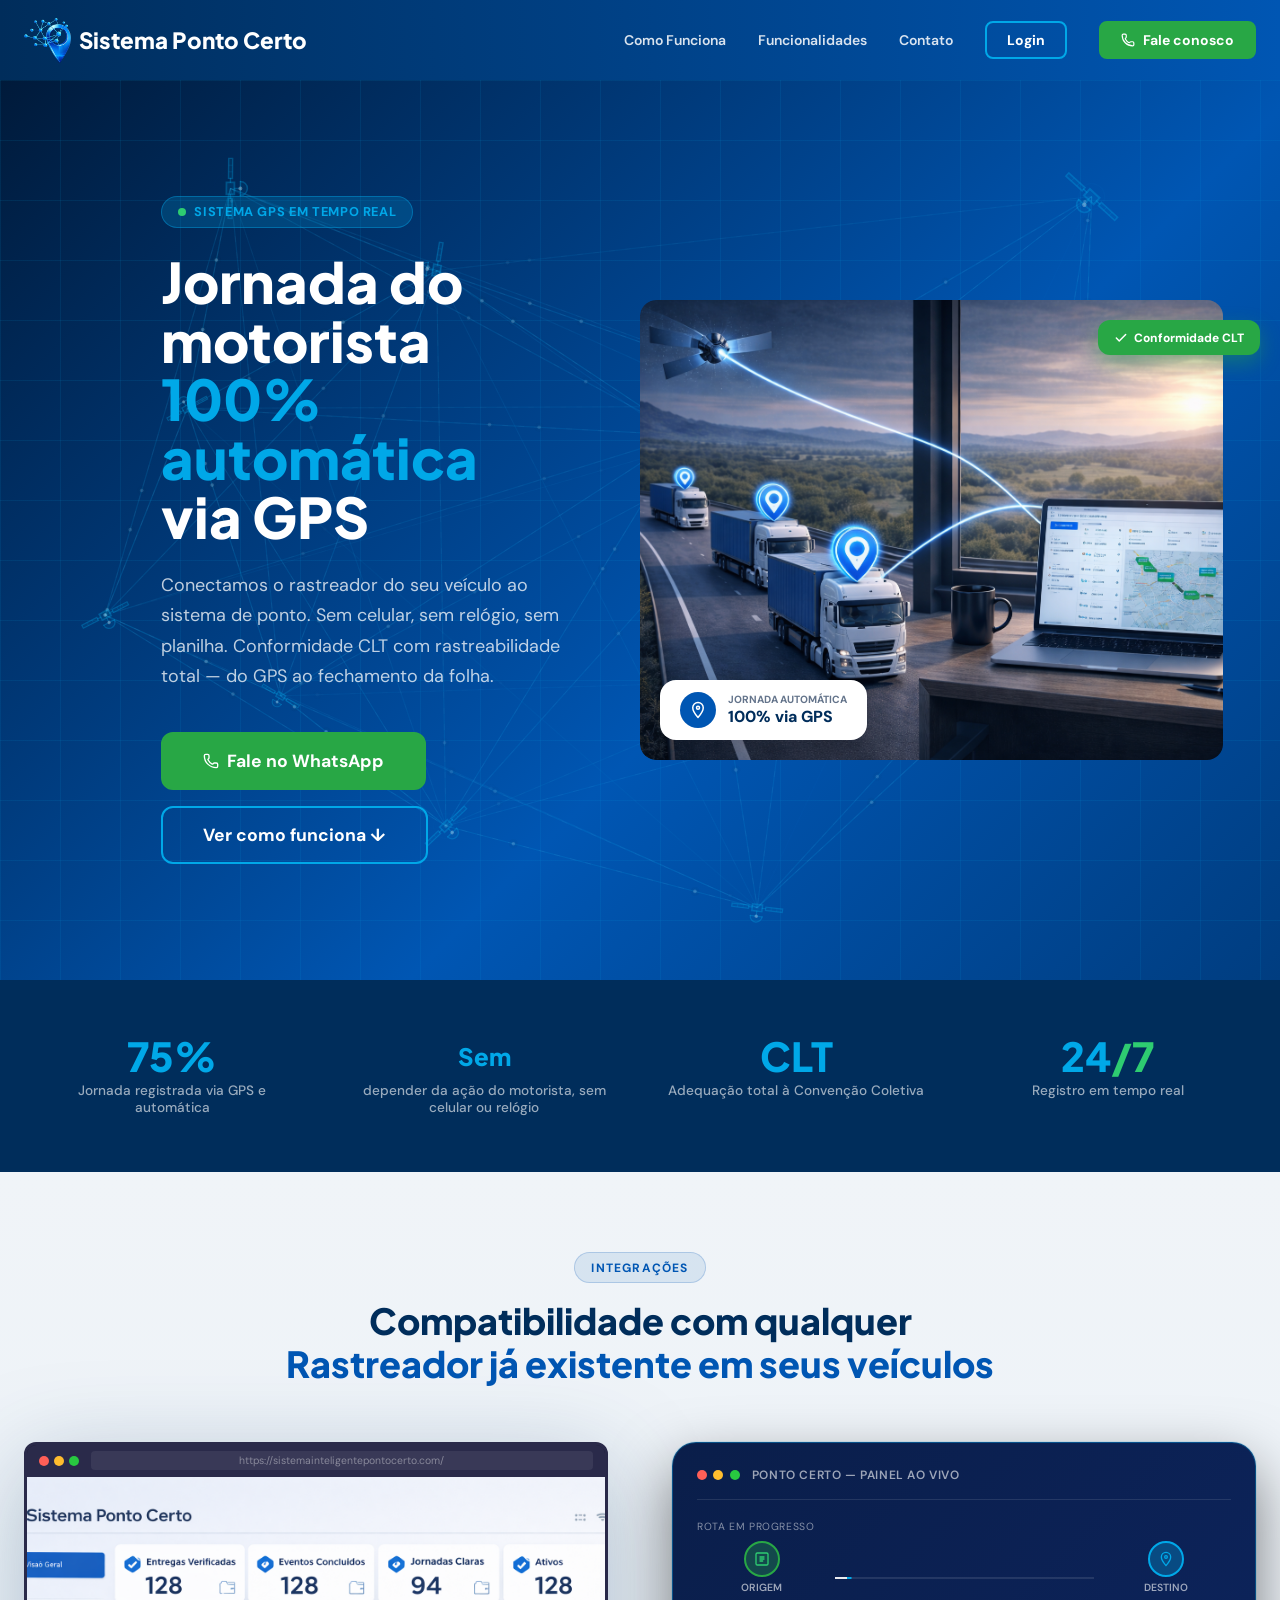
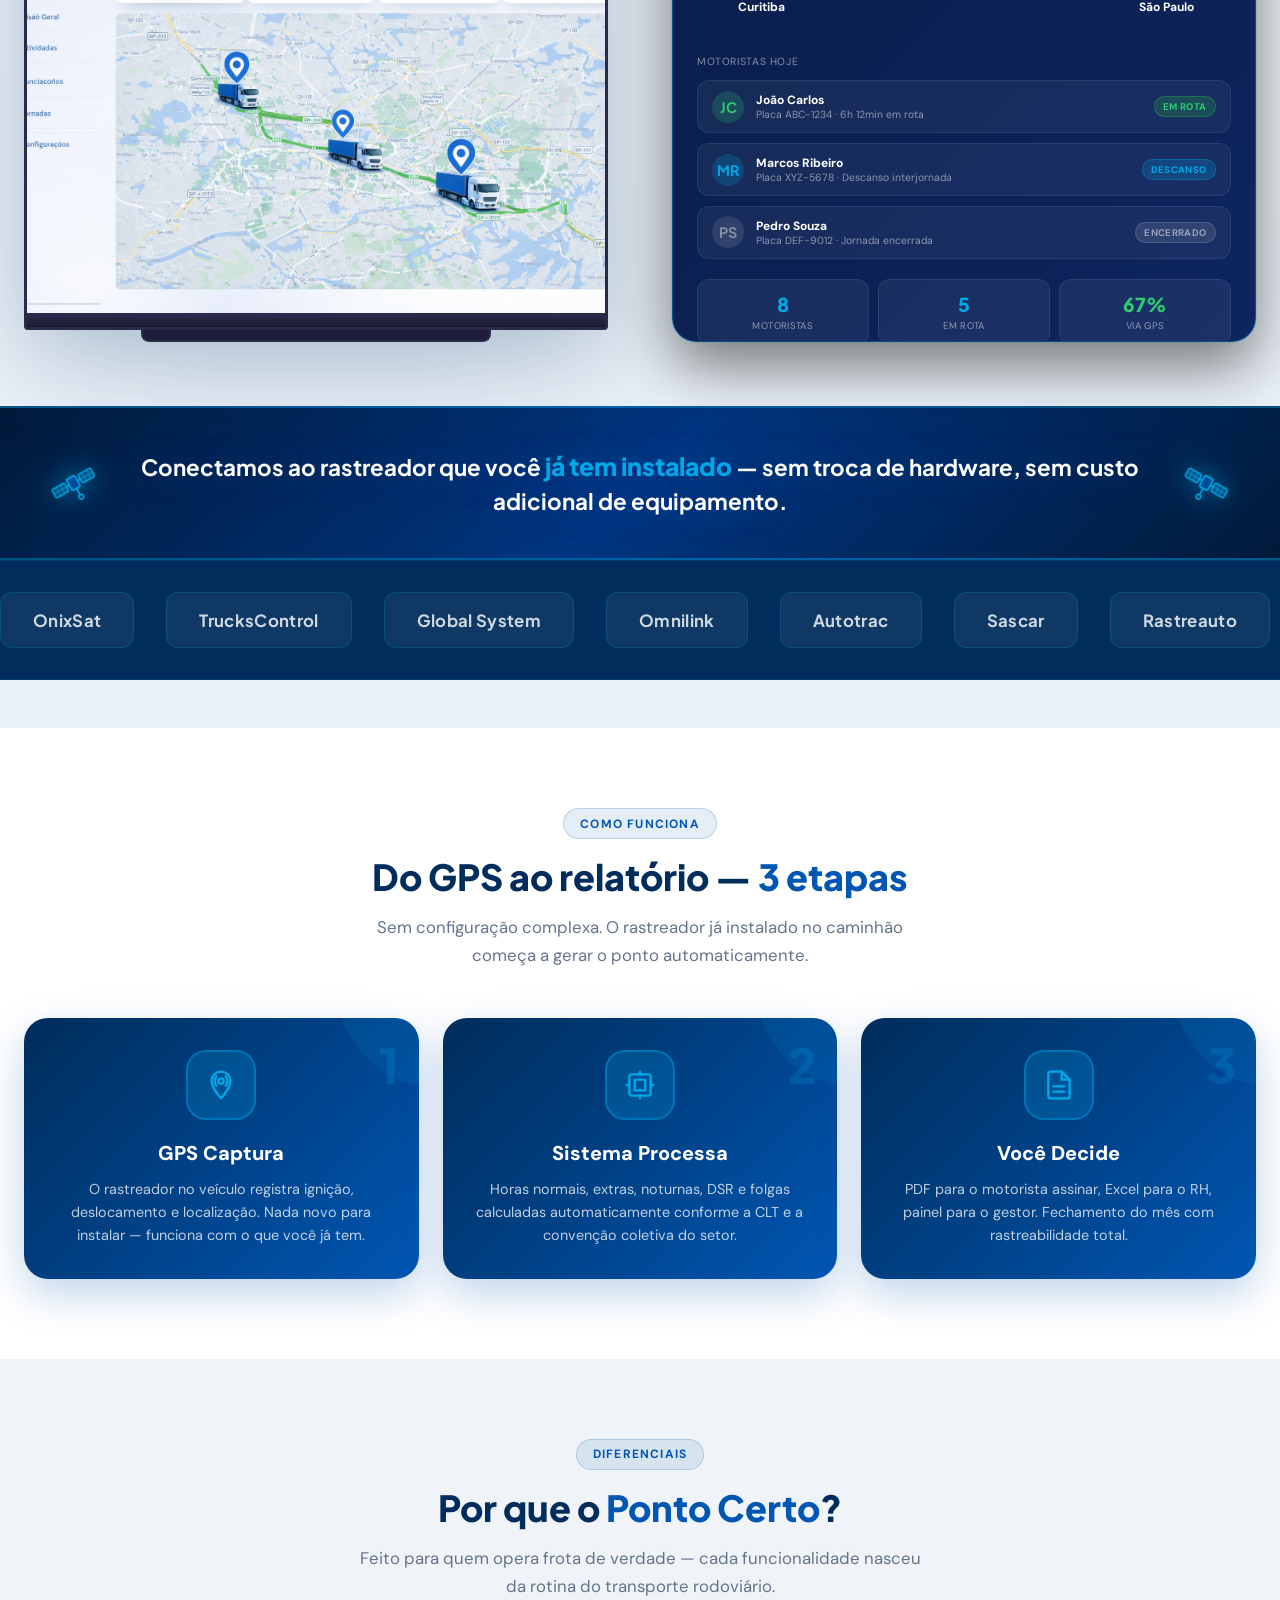
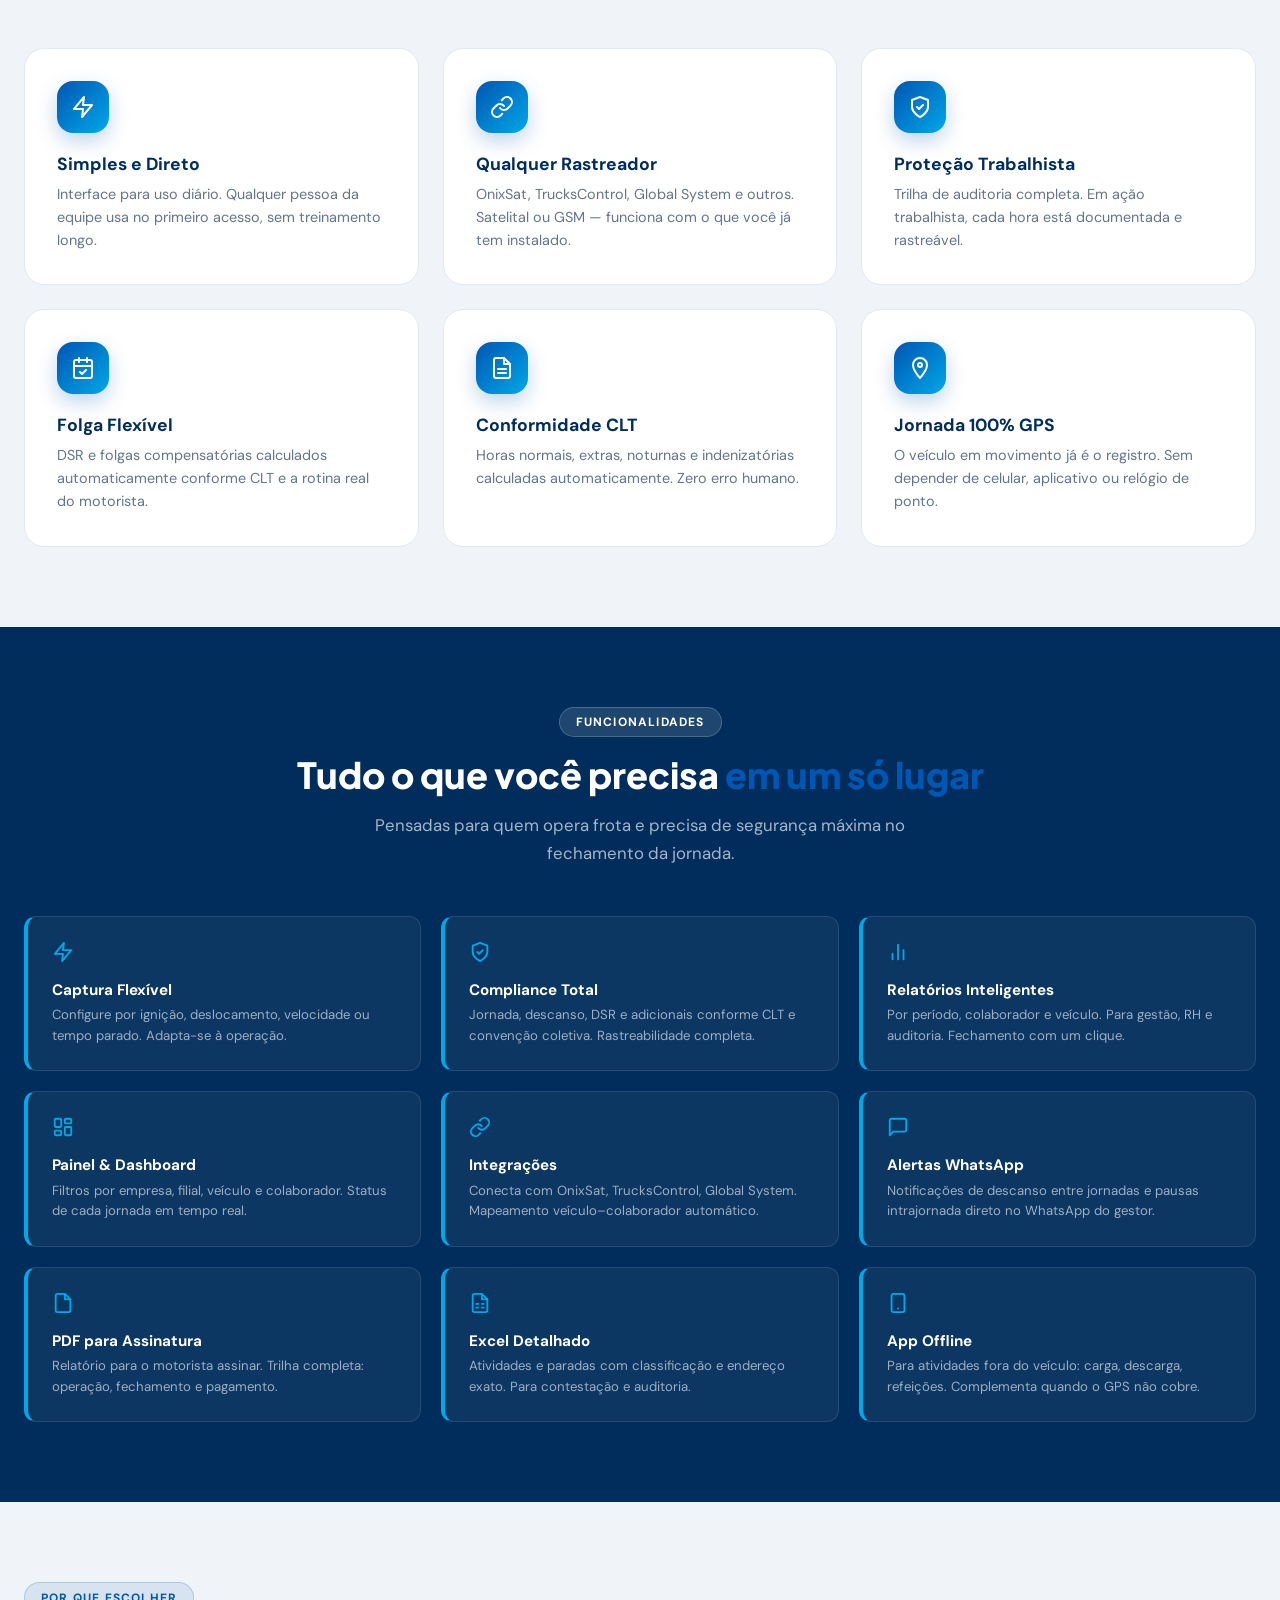
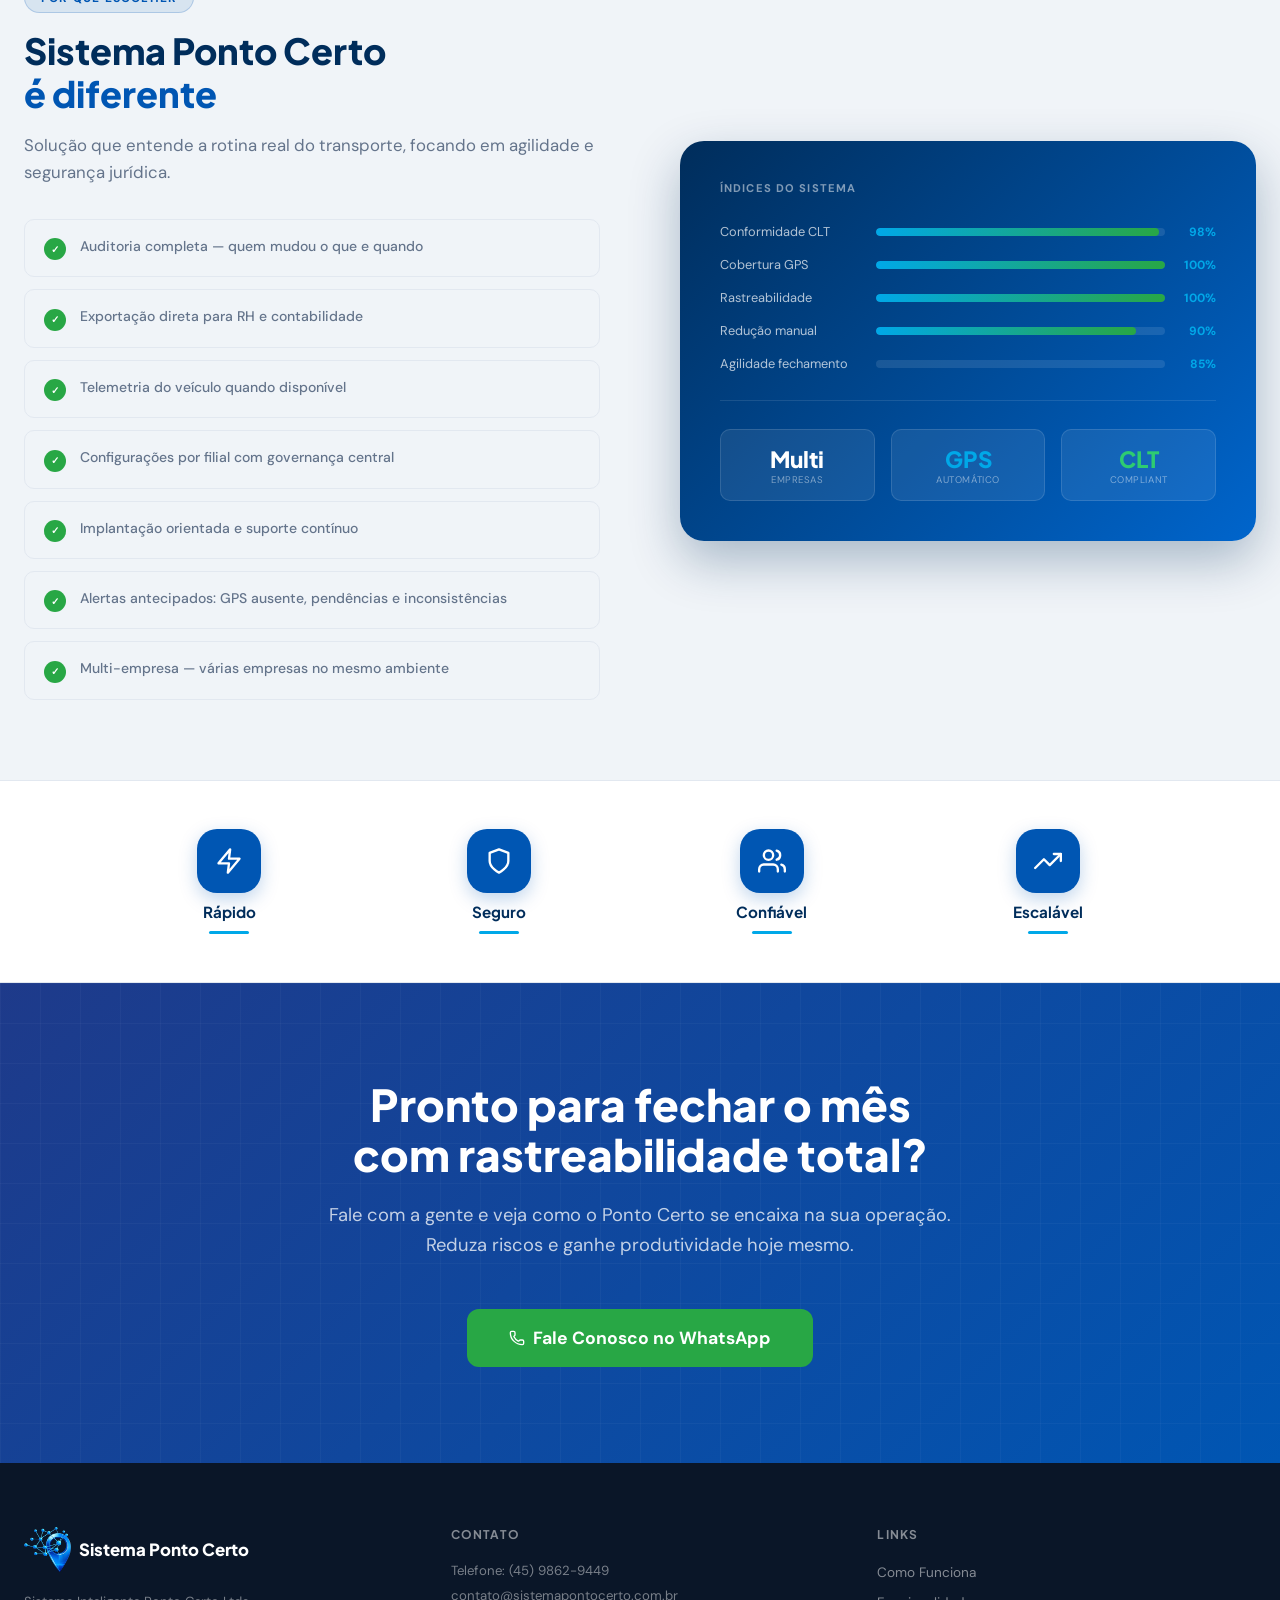
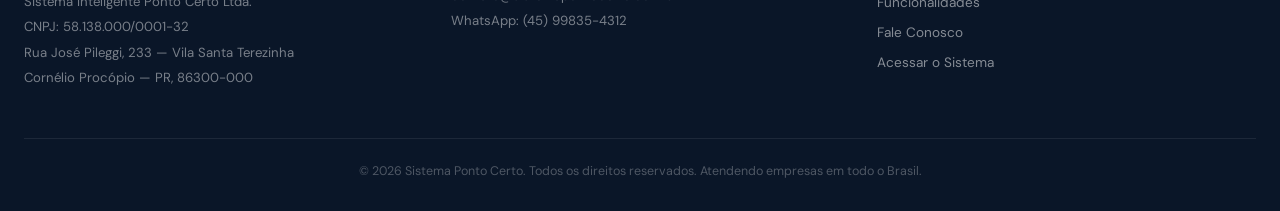
<file: index.html>
<!DOCTYPE html>
<html lang="pt-br">
<head>
  <meta charset="UTF-8">
  <meta name="viewport" content="width=device-width, initial-scale=1.0">
  <link rel="icon" type="image/png" href="favicon.png">
  <title>Ponto Certo - Gestão de Jornada e Frota via GPS</title>
  <link href="https://fonts.googleapis.com/css2?family=Plus+Jakarta+Sans:wght@400;600;700;800;900&family=DM+Sans:wght@400;500;600&display=swap" rel="stylesheet">
  <style>
    :root {
      --blue-dark: #002D5B;
      --blue-mid:  #0056B3;
      --blue-light:#00A8E8;
      --green:     #28a745;
      --green-bright:#2ecc71;
      --white:     #ffffff;
      --bg:        #f0f4f8;
      --slate-700: #334155;
      --slate-500: #64748b;
      --slate-200: #e2e8f0;
    }
    *{margin:0;padding:0;box-sizing:border-box}
    html{scroll-behavior:smooth}
    body{font-family:'DM Sans',sans-serif;color:#1a2340;background:var(--bg);-webkit-font-smoothing:antialiased;overflow-x:hidden}
    h1,h2,h3,h4{font-family:'Plus Jakarta Sans',sans-serif}
    a{text-decoration:none;color:inherit}
    ul{list-style:none}
    img{max-width:100%;display:block}
    .container{max-width:90rem;margin:0 auto;padding:0 1.5rem}

    /* ── NAVBAR ── */
    .navbar{background:linear-gradient(to right,var(--blue-dark),var(--blue-mid));position:sticky;top:0;z-index:100;height:5rem;display:flex;align-items:center;transition:box-shadow .3s}
    .navbar.scrolled{box-shadow:0 4px 30px rgba(0,0,0,.3)}
    .nav-content{display:flex;justify-content:space-between;align-items:center;width:100%}
    .nav-logo{display:flex;align-items:center;gap:.5rem}
    .logo-text{font-family:'Plus Jakarta Sans',sans-serif;font-size:1.4rem;font-weight:800;color:#fff}
    .nav-links{display:flex;align-items:center;gap:2rem}
    .nav-link{font-size:.875rem;font-weight:600;color:rgba(255,255,255,.85);transition:color .2s;position:relative}
    .nav-link::after{content:'';position:absolute;bottom:-4px;left:0;width:0;height:2px;background:var(--blue-light);transition:width .3s;border-radius:2px}
    .nav-link:hover::after{width:100%}
    .nav-link:hover{color:#fff}
    .btn{display:inline-flex;align-items:center;justify-content:center;gap:.5rem;padding:.6rem 1.4rem;border-radius:.5rem;font-weight:700;font-family:'DM Sans',sans-serif;transition:all .25s;cursor:pointer;border:none}
    .btn-outline{background:transparent;color:#fff;border:2px solid var(--blue-light)}
    .btn-outline:hover{background:var(--blue-light)}
    .btn-primary{background:var(--green);color:#fff;border:2px solid var(--green)}
    .btn-primary:hover{background:#218838;border-color:#218838;transform:translateY(-1px);box-shadow:0 4px 15px rgba(40,167,69,.4)}
    .btn-lg{padding:1rem 2.5rem;font-size:1.1rem;border-radius:.75rem}
    .btn-pulse{animation:btnPulse 2.5s infinite}
    @keyframes btnPulse{0%,100%{box-shadow:0 0 0 0 rgba(40,167,69,.5)}50%{box-shadow:0 0 0 14px rgba(40,167,69,0)}}

    /* ── HERO ── */
    .hero{position:relative;overflow:hidden;background:linear-gradient(135deg,#001a3a 0%,#0056B3 60%,#003d80 100%);min-height:100vh;display:flex;align-items:center;padding:0;margin:0}
    .hero-grid-bg{position:absolute;inset:0;background-image:linear-gradient(rgba(0,168,232,.1) 1px,transparent 1px),linear-gradient(90deg,rgba(0,168,232,.1) 1px,transparent 1px);background-size:60px 60px;animation:gridMove 20s linear infinite}
    @keyframes gridMove{from{background-position:0 0}to{background-position:60px 60px}}
    #sat-canvas{position:absolute;inset:0;width:100%;height:100%;pointer-events:none;z-index:1}
    .hero-inner{position:relative;z-index:10;display:grid;grid-template-columns:1fr 50vw;gap:0;align-items:center;width:100%;padding:0}
    .hero-badge{display:inline-flex;align-items:center;gap:.5rem;background:rgba(0,168,232,.2);border:1px solid rgba(0,168,232,.4);padding:.4rem 1rem;border-radius:999px;color:var(--blue-light);font-size:.8rem;font-weight:700;letter-spacing:.05em;text-transform:uppercase;margin-bottom:1.5rem;opacity:0;animation:fadeUp .6s .1s ease forwards}
    .badge-dot{width:8px;height:8px;background:var(--green-bright);border-radius:50%;animation:blink 1.5s infinite}
    @keyframes blink{0%,100%{opacity:1}50%{opacity:.3}}
    .hero-title{font-size:3.5rem;font-weight:800;line-height:1.05;color:#fff;margin-bottom:1.5rem;opacity:0;animation:fadeUp .6s .25s ease forwards}
    .hero-title .accent{color:var(--blue-light)}
    .hero-title .line2{display:block}
    .hero-desc{font-size:1.125rem;color:rgba(255,255,255,.75);line-height:1.7;margin-bottom:2.5rem;max-width:30rem;opacity:0;animation:fadeUp .6s .4s ease forwards}
    .hero-actions{display:flex;gap:1rem;flex-wrap:wrap;opacity:0;animation:fadeUp .6s .55s ease forwards}
    .hero-visual{opacity:0;animation:fadeIn .8s .6s ease forwards;display:flex;align-items:stretch;justify-content:flex-start;padding-right:1.5cm;position:relative;overflow:hidden;border-radius:1rem}
    .hero-visual img{width:100%;height:100%;min-height:460px;max-height:88vh;display:block;object-fit:cover;object-position:center;border-radius:1rem}
    @keyframes fadeUp{from{opacity:0;transform:translateY(24px)}to{opacity:1;transform:translateY(0)}}
    @keyframes fadeIn{from{opacity:0;transform:translateX(30px)}to{opacity:1;transform:translateX(0)}}

    /* ── DASHBOARD CARD ── */
    .dashboard-card{background:linear-gradient(135deg,#0a1e4a 0%,#0d2560 100%);border:1px solid rgba(0,168,232,.35);border-radius:1.5rem;padding:1.5rem;box-shadow:0 25px 60px rgba(0,0,0,.5),0 0 0 1px rgba(0,168,232,.1);box-sizing:border-box;height:500px;overflow:hidden;display:flex;flex-direction:column;justify-content:space-between}
    .dash-header{display:flex;align-items:center;gap:.75rem;padding-bottom:1rem;border-bottom:1px solid rgba(255,255,255,.1);margin-bottom:1.25rem}
    .dash-dots{display:flex;gap:.4rem}
    .dash-dots span{width:10px;height:10px;border-radius:50%}
    .dash-dots span:nth-child(1){background:#ff5f57}
    .dash-dots span:nth-child(2){background:#ffbd2e}
    .dash-dots span:nth-child(3){background:#28c840}
    .dash-title{font-size:.75rem;font-weight:600;color:rgba(255,255,255,.6);letter-spacing:.05em;text-transform:uppercase}
    .route-visual{display:flex;align-items:center;gap:.5rem;margin-bottom:1.25rem}
    .route-point{display:flex;flex-direction:column;align-items:center;gap:.3rem;flex:1;text-align:center}
    .route-icon{width:36px;height:36px;border-radius:50%;display:flex;align-items:center;justify-content:center;font-size:1rem}
    .route-icon.origin{background:rgba(40,167,69,.3);border:2px solid var(--green)}
    .route-icon.dest{background:rgba(0,168,232,.3);border:2px solid var(--blue-light)}
    .route-label{font-size:.65rem;color:rgba(255,255,255,.6);font-weight:600;text-transform:uppercase}
    .route-value{font-size:.75rem;color:#fff;font-weight:700}
    .route-line{flex:2;height:2px;background:rgba(255,255,255,.1);position:relative;overflow:hidden}
    .route-progress{position:absolute;top:0;left:0;height:100%;background:linear-gradient(to right,var(--green),var(--blue-light));animation:routeAnim 3s ease-in-out infinite alternate}
    @keyframes routeAnim{from{width:30%}to{width:85%}}
    .truck-on-route{position:absolute;top:50%;transform:translateY(-50%);font-size:1rem;animation:truckMove 3s ease-in-out infinite alternate}
    @keyframes truckMove{from{left:25%}to{left:78%}}
    .driver-list{display:flex;flex-direction:column;gap:.6rem}
    .driver-row{display:flex;align-items:center;gap:.75rem;background:rgba(255,255,255,.05);border-radius:.75rem;padding:.6rem .9rem;border:1px solid rgba(255,255,255,.08)}
    .driver-avatar{width:32px;height:32px;border-radius:50%;display:flex;align-items:center;justify-content:center;font-size:.9rem;font-weight:700;flex-shrink:0;font-family:'Plus Jakarta Sans',sans-serif}
    .driver-info{flex:1}
    .driver-name{font-size:.75rem;font-weight:700;color:#fff}
    .driver-detail{font-size:.65rem;color:rgba(255,255,255,.5)}
    .driver-status{font-size:.6rem;font-weight:700;padding:.2rem .5rem;border-radius:999px;text-transform:uppercase;letter-spacing:.04em}
    .status-active{background:rgba(40,167,69,.25);color:var(--green-bright);border:1px solid rgba(40,167,69,.4)}
    .status-rest{background:rgba(0,168,232,.2);color:var(--blue-light);border:1px solid rgba(0,168,232,.3)}
    .status-done{background:rgba(255,255,255,.1);color:rgba(255,255,255,.5);border:1px solid rgba(255,255,255,.15)}
    .mini-stats{display:grid;grid-template-columns:repeat(3,1fr);gap:.6rem;margin-top:1.25rem}
    .mini-stat{background:rgba(255,255,255,.06);border-radius:.75rem;padding:.75rem;text-align:center;border:1px solid rgba(255,255,255,.08)}
    .mini-stat-value{font-size:1.2rem;font-weight:800;color:var(--blue-light);font-family:'Plus Jakarta Sans',sans-serif}
    .mini-stat-label{font-size:.6rem;color:rgba(255,255,255,.5);text-transform:uppercase;letter-spacing:.04em;margin-top:.2rem}
    .gps-badge{position:absolute;bottom:1.25rem;left:1.25rem;background:#fff;border-radius:1rem;padding:.75rem 1.25rem;box-shadow:0 15px 40px rgba(0,0,0,.3);display:flex;align-items:center;gap:.75rem;animation:float 3s ease-in-out infinite;z-index:20}
    .gps-ping{width:36px;height:36px;border-radius:50%;background:var(--blue-mid);display:flex;align-items:center;justify-content:center}
    .gps-badge-text .label{font-size:.65rem;font-weight:700;color:var(--slate-500);text-transform:uppercase}
    .gps-badge-text .value{font-size:1rem;font-weight:800;color:var(--blue-dark)}
    .compliance-badge{position:absolute;top:1.25rem;right:1.25rem;background:var(--green);color:#fff;border-radius:.75rem;padding:.6rem 1rem;font-size:.75rem;font-weight:800;box-shadow:0 8px 20px rgba(40,167,69,.4);animation:float 3s 1s ease-in-out infinite;display:flex;align-items:center;gap:.4rem;z-index:20}
    @keyframes float{0%,100%{transform:translateY(0)}50%{transform:translateY(-8px)}}

    /* ── STATS STRIP ── */
    .stats-strip{background:var(--blue-dark);padding:2.5rem 0}
    .stats-inner{display:grid;grid-template-columns:repeat(4,1fr);gap:1rem;text-align:center}
    .stat-item{padding:1rem}
    .stat-number{font-family:'Plus Jakarta Sans',sans-serif;font-size:2.5rem;font-weight:800;color:var(--blue-light);line-height:1}
    .stat-unit{color:var(--green-bright)}
    .stat-desc{font-size:.85rem;color:rgba(255,255,255,.6);margin-top:.4rem;font-weight:500}

    /* ── SECTIONS ── */
    section{padding:5rem 0}
    .section-badge{display:inline-block;background:rgba(0,86,179,.1);color:var(--blue-mid);font-size:.75rem;font-weight:700;text-transform:uppercase;letter-spacing:.1em;padding:.4rem 1rem;border-radius:999px;border:1px solid rgba(0,86,179,.2);margin-bottom:1rem}
    .section-title{font-size:2.25rem;font-weight:800;color:var(--blue-dark);line-height:1.2;margin-bottom:1rem}
    .section-title span{color:var(--blue-mid)}
    .section-sub{font-size:1.05rem;color:var(--slate-500);max-width:36rem;line-height:1.65}
    .tc{text-align:center}
    .mxa{margin-left:auto;margin-right:auto}

    /* ── HOW IT WORKS ── */
    .how-bg{background:#fff}
    .how-grid{display:grid;grid-template-columns:repeat(3,1fr);gap:1.5rem;margin-top:3rem}
    .how-card{background:linear-gradient(135deg,var(--blue-dark),var(--blue-mid));border-radius:1.5rem;padding:2rem 1.5rem;text-align:center;position:relative;overflow:hidden;box-shadow:0 15px 40px rgba(0,86,179,.25);transition:transform .3s,box-shadow .3s}
    .how-card:hover{transform:translateY(-6px);box-shadow:0 25px 50px rgba(0,86,179,.35)}
    .how-card::before{content:'';position:absolute;top:-50%;right:-30%;width:200px;height:200px;border-radius:50%;background:rgba(0,168,232,.1)}
    .how-num{position:absolute;top:1rem;right:1.25rem;font-family:'Plus Jakarta Sans',sans-serif;font-size:3rem;font-weight:900;color:rgba(0,168,232,.2)}
    .how-icon-wrap{width:70px;height:70px;border-radius:1.25rem;background:rgba(0,168,232,.2);border:2px solid rgba(0,168,232,.4);display:flex;align-items:center;justify-content:center;margin:0 auto 1.25rem;position:relative;z-index:1}
    .how-card-title{font-size:1.25rem;font-weight:800;color:#fff;margin-bottom:.75rem;position:relative;z-index:1}
    .how-card-desc{font-size:.9rem;color:rgba(255,255,255,.75);line-height:1.6;position:relative;z-index:1}
    .connector-line{width:80px;height:3px;background:linear-gradient(to right,var(--blue-light),var(--green));border-radius:2px;position:relative;overflow:hidden}
    .connector-line::after{content:'';position:absolute;top:0;left:-100%;width:100%;height:100%;background:linear-gradient(to right,transparent,#fff,transparent);animation:shimmer 2s infinite}
    @keyframes shimmer{to{left:100%}}

    /* ── BENEFITS ── */
    .ben-bg{background:var(--bg)}
    .ben-grid{display:grid;grid-template-columns:repeat(3,1fr);gap:1.5rem;margin-top:3rem}
    .ben-card{background:#fff;border-radius:1.25rem;padding:2rem;border:1px solid var(--slate-200);transition:all .3s;position:relative;overflow:hidden}
    .ben-card::before{content:'';position:absolute;top:0;left:0;right:0;height:3px;background:linear-gradient(to right,var(--blue-mid),var(--blue-light));transform:scaleX(0);transform-origin:left;transition:transform .3s}
    .ben-card:hover::before{transform:scaleX(1)}
    .ben-card:hover{transform:translateY(-6px);box-shadow:0 20px 40px rgba(0,86,179,.12)}
    .ben-icon{width:52px;height:52px;border-radius:1rem;background:linear-gradient(135deg,var(--blue-mid),var(--blue-light));display:flex;align-items:center;justify-content:center;margin-bottom:1.25rem;box-shadow:0 8px 20px rgba(0,86,179,.25)}
    .ben-title{font-size:1.1rem;font-weight:700;color:var(--blue-dark);margin-bottom:.5rem}
    .ben-desc{font-size:.9rem;color:var(--slate-500);line-height:1.6}

    /* ── FEATURES ── */
    .feat-bg{background:var(--blue-dark)}
    .feat-bg .section-badge{background:rgba(255,255,255,.12);color:#fff;border-color:rgba(255,255,255,.2)}
    .feat-bg .section-title{color:#fff}
    .feat-bg .section-sub{color:rgba(255,255,255,.65)}
    .feat-grid{display:grid;grid-template-columns:repeat(3,1fr);gap:1.25rem;margin-top:3rem}
    .feat-card{background:rgba(255,255,255,.05);border:1px solid rgba(255,255,255,.1);border-left:4px solid var(--blue-light);border-radius:.75rem;padding:1.5rem;transition:all .3s}
    .feat-card:hover{background:rgba(255,255,255,.08);border-left-color:var(--green);transform:translateX(4px)}
    .feat-ic{color:var(--blue-light);margin-bottom:.75rem}
    .feat-title{font-size:.95rem;font-weight:700;color:#fff;margin-bottom:.35rem}
    .feat-desc{font-size:.825rem;color:rgba(255,255,255,.6);line-height:1.55}

    /* ── WHY ── */
    .why-grid{display:grid;grid-template-columns:1fr 1fr;gap:5rem;align-items:center}
    .why-visual{background:linear-gradient(135deg,var(--blue-dark),#0065CC);border-radius:1.5rem;padding:2.5rem;box-shadow:0 20px 50px rgba(0,45,91,.3)}
    .why-vis-title{font-size:.7rem;font-weight:700;color:rgba(255,255,255,.5);text-transform:uppercase;letter-spacing:.1em;margin-bottom:1.75rem}
    .bar-row{display:flex;align-items:center;gap:1rem;margin-bottom:1rem}
    .bar-label{font-size:.8rem;color:rgba(255,255,255,.7);width:140px;flex-shrink:0}
    .bar-track{flex:1;height:8px;background:rgba(255,255,255,.1);border-radius:4px;overflow:hidden}
    .bar-fill{height:100%;border-radius:4px;background:linear-gradient(to right,var(--blue-light),var(--green));width:0;transition:width 1.2s ease}
    .bar-pct{font-size:.75rem;font-weight:700;color:var(--blue-light);width:35px;text-align:right}
    .why-badges{display:flex;gap:1rem;margin-top:1.75rem;padding-top:1.75rem;border-top:1px solid rgba(255,255,255,.1)}
    .why-badge{flex:1;background:rgba(255,255,255,.08);border-radius:10px;padding:.9rem;text-align:center;border:1px solid rgba(255,255,255,.12)}
    .why-badge-v{font-size:1.4rem;font-weight:900;color:#fff;font-family:'Plus Jakarta Sans',sans-serif}
    .why-badge-l{font-size:.6rem;color:rgba(255,255,255,.45);text-transform:uppercase;letter-spacing:.06em}
    .ck-list{display:flex;flex-direction:column;gap:.75rem}
    .ck-item{display:flex;align-items:flex-start;gap:.85rem;padding:1rem 1.2rem;border-radius:10px;border:1px solid var(--slate-200);background:var(--bg);transition:all .3s}
    .ck-item:hover{background:#e8f4fd;border-color:rgba(0,153,221,.3)}
    .ck-ic{width:22px;height:22px;border-radius:50%;background:var(--green);color:#fff;display:flex;align-items:center;justify-content:center;font-size:.65rem;flex-shrink:0;margin-top:.15rem;font-weight:900}
    .ck-tx{font-size:.875rem;color:var(--slate-500);line-height:1.5;font-weight:500}

    /* ── PILLARS ── */
    .pillars{background:#fff;padding:3rem 0;border-top:1px solid var(--slate-200);border-bottom:1px solid var(--slate-200)}
    .pillars-row{display:flex;justify-content:space-evenly;align-items:center;flex-wrap:wrap;gap:2rem}
    .pillar{display:flex;flex-direction:column;align-items:center;gap:.6rem}
    .pillar-icon{width:64px;height:64px;border-radius:1.25rem;background:var(--blue-mid);color:#fff;display:flex;align-items:center;justify-content:center;box-shadow:0 6px 18px rgba(0,86,179,.25);transition:transform .3s}
    .pillar:hover .pillar-icon{transform:translateY(-4px) scale(1.05)}
    .pillar-lbl{font-family:'Plus Jakarta Sans',sans-serif;font-size:.95rem;font-weight:700;color:var(--blue-dark)}
    .pillar-line{width:40px;height:3px;background:var(--blue-light);border-radius:2px}

    /* ── CTA ── */
    .cta-section{background:linear-gradient(135deg,#1e3a8a,var(--blue-mid));color:#fff;text-align:center;padding:6rem 0;position:relative;overflow:hidden}
    .cta-section::before{content:'';position:absolute;inset:0;background-image:linear-gradient(rgba(255,255,255,.03) 1px,transparent 1px),linear-gradient(90deg,rgba(255,255,255,.03) 1px,transparent 1px);background-size:40px 40px}
    .cta-inner{position:relative;z-index:1;max-width:50rem;margin:0 auto}
    .cta-title{font-size:2.75rem;font-weight:800;margin-bottom:1.25rem;line-height:1.15}
    .cta-desc{font-size:1.15rem;color:rgba(255,255,255,.75);margin-bottom:3rem;line-height:1.65}

    /* ── FOOTER ── */
    .footer{background:#0a1628;color:#fff;padding:4rem 0 2rem}
    .footer-grid{display:grid;grid-template-columns:1fr 1fr 1fr;gap:3rem;margin-bottom:3rem}
    .footer-logo{display:flex;align-items:center;gap:.5rem;margin-bottom:1.1rem}
    .footer-logo-text{font-family:'Plus Jakarta Sans',sans-serif;font-size:1.05rem;font-weight:800}
    .footer-info{font-size:.825rem;color:rgba(255,255,255,.45);line-height:1.9}
    .footer-heading{font-family:'Plus Jakarta Sans',sans-serif;font-size:.75rem;font-weight:700;color:rgba(255,255,255,.5);text-transform:uppercase;letter-spacing:.1em;margin-bottom:1rem}
    .footer-link{display:block;color:rgba(255,255,255,.5);font-size:.85rem;line-height:2.2;transition:color .2s}
    .footer-link:hover{color:var(--blue-light)}
    .footer-bottom{border-top:1px solid rgba(255,255,255,.08);padding-top:1.5rem;text-align:center;color:rgba(255,255,255,.28);font-size:.78rem}

    /* ── SCROLL REVEAL ── */
    .rv,.rv-l,.rv-r{opacity:1;transform:none}

    /* ── WHY IMAGE WRAP ── */
    .why-img-wrap{position:relative;border-radius:1.5rem;overflow:visible}
    .why-img{width:100%;border-radius:1.5rem;display:block;box-shadow:0 20px 50px rgba(0,45,91,.35)}
    .why-img-badges{position:absolute;bottom:-1.25rem;left:50%;transform:translateX(-50%);display:flex;gap:.75rem;width:90%}
    .why-img-badges .why-badge{flex:1;background:rgba(0,20,60,.88);backdrop-filter:blur(8px);border-radius:10px;padding:.9rem;text-align:center;border:1px solid rgba(0,168,232,.35);box-shadow:0 8px 24px rgba(0,0,0,.3)}

    /* ── COMPAT SECTION ── */
    .compat-section{background:linear-gradient(180deg,var(--bg) 0%,#e8f0f8 100%);padding:5rem 0 3rem}
    .compat-grid{display:grid;grid-template-columns:1fr 1fr;gap:4rem;align-items:start;margin-bottom:4rem}
    @media(max-width:900px){.compat-grid{grid-template-columns:1fr}}

    /* ── LAPTOP MOCKUP ── */
    .compat-laptop-wrap{display:flex;justify-content:center;align-items:flex-start}
    .laptop-frame{width:100%;filter:drop-shadow(0 24px 48px rgba(0,45,91,.28));height:500px;display:flex;flex-direction:column}
    .laptop-screen{background:#1a1a2e;border-radius:12px 12px 0 0;border:3px solid #2a2a4a;overflow:hidden;flex:1;display:flex;flex-direction:column}
    .laptop-bar{background:#2a2a4a;padding:.4rem .75rem;display:flex;align-items:center;gap:.75rem}
    .lbar-dots{display:flex;gap:.3rem}
    .lbar-dots span{width:10px;height:10px;border-radius:50%;background:#555}
    .lbar-dots span:nth-child(1){background:#ff5f57}
    .lbar-dots span:nth-child(2){background:#febc2e}
    .lbar-dots span:nth-child(3){background:#28c840}
    .lbar-url{flex:1;background:rgba(255,255,255,.07);border-radius:4px;padding:.2rem .6rem;font-size:.65rem;color:rgba(255,255,255,.4);text-align:center;font-family:'DM Sans',sans-serif}
    .laptop-screenshot{width:100%;flex:1;object-fit:cover;display:block}
    .laptop-base{height:14px;background:linear-gradient(to bottom,#2a2a4a,#1a1a2e);border-radius:0 0 4px 4px;border:3px solid #2a2a4a;border-top:none}
    .laptop-foot{width:60%;height:12px;background:#1e1e3a;border-radius:0 0 8px 8px;margin:0 auto;border:2px solid #2a2a4a;border-top:none}


    /* ── COMPAT TAGLINE ── */
    .compat-tagline{background:linear-gradient(135deg,#001a3a 0%,#003580 50%,#001a3a 100%);padding:2.5rem 0;border-top:2px solid rgba(0,168,232,.4);border-bottom:2px solid rgba(0,168,232,.4)}
    .compat-tagline-inner{max-width:90rem;margin:0 auto;padding:0 3rem;display:flex;align-items:center;justify-content:center;gap:1.75rem;text-align:center}
    .compat-tagline-inner span{font-size:1.4rem;font-weight:700;color:#fff;line-height:1.5;font-family:'Plus Jakarta Sans',sans-serif;text-shadow:0 0 40px rgba(0,168,232,.4)}
    .compat-tagline-inner strong{color:var(--blue-light);font-weight:900;font-size:1.55rem}

    /* ── LOGO CAROUSEL ── */
    .logo-carousel-wrap{background:var(--blue-dark);padding:0;height:120px;overflow:hidden;display:flex;align-items:center;border-top:1px solid rgba(0,168,232,.15);border-bottom:1px solid rgba(0,168,232,.15)}
    .logo-carousel-track{overflow:hidden;width:100%}
    .logo-carousel-inner{display:flex;align-items:center;gap:2rem;width:max-content;animation:marquee 30s linear infinite}
    .logo-carousel-inner:hover{animation-play-state:paused}
    .logo-pill{height:56px;padding:0 2rem;background:rgba(255,255,255,.06);border:1px solid rgba(0,168,232,.2);border-radius:12px;display:flex;align-items:center;justify-content:center;font-family:'Plus Jakarta Sans',sans-serif;font-size:1.05rem;font-weight:700;color:rgba(255,255,255,.8);white-space:nowrap;flex-shrink:0;letter-spacing:.02em;transition:background .2s,border-color .2s}
    .logo-pill:hover{background:rgba(0,168,232,.15);border-color:var(--blue-light);color:#fff}
    @keyframes marquee{0%{transform:translateX(0)}100%{transform:translateX(-50%)}}
    .d1{transition-delay:.1s}.d2{transition-delay:.2s}.d3{transition-delay:.3s}
    .d4{transition-delay:.4s}.d5{transition-delay:.5s}.d6{transition-delay:.6s}

    /* ── RESPONSIVE ── */
    @media(max-width:1024px){
      .hero-inner{grid-template-columns:1fr}.hero-visual{display:none}
      .how-grid,.ben-grid,.feat-grid{grid-template-columns:1fr 1fr}
      .why-grid{grid-template-columns:1fr}
      .footer-grid{grid-template-columns:1fr 1fr}
      .stats-inner{grid-template-columns:1fr 1fr}
    }
    @media(max-width:640px){
      .hero-title{font-size:2.25rem}
      .how-grid,.ben-grid,.feat-grid{grid-template-columns:1fr}
      .nav-links{display:none}
      .footer-grid{grid-template-columns:1fr}
    }
  </style>
</head>
<body>

<!-- NAV -->
<nav class="navbar" id="navbar">
  <div class="container nav-content">
    <div class="nav-logo">
      <img src="images/logo.png" alt="Ponto Certo" height="45" style="width:auto;display:block">
      <span class="logo-text">Sistema Ponto Certo</span>
    </div>
    <div class="nav-links">
      <a href="#como-funciona" class="nav-link">Como Funciona</a>
      <a href="#funcionalidades" class="nav-link">Funcionalidades</a>
      <a href="#contato" class="nav-link">Contato</a>
      <a href="https://sistemainteligentepontocerto.com/" class="btn btn-outline" style="padding:.5rem 1.25rem;font-size:.875rem" target="_blank">Login</a>
      <a href="https://wa.me/5545998354312" target="_blank" class="btn btn-primary" style="padding:.5rem 1.25rem;font-size:.875rem">
        <svg xmlns="http://www.w3.org/2000/svg" width="14" height="14" viewBox="0 0 24 24" fill="none" stroke="currentColor" stroke-width="2" stroke-linecap="round" stroke-linejoin="round"><path d="M13.832 16.568a1 1 0 0 0 1.213-.303l.355-.465A2 2 0 0 1 17 15h3a2 2 0 0 1 2 2v3a2 2 0 0 1-2 2A18 18 0 0 1 2 4a2 2 0 0 1 2-2h3a2 2 0 0 1 2 2v3a2 2 0 0 1-.8 1.6l-.468.351a1 1 0 0 0-.292 1.233 14 14 0 0 0 6.392 6.384"/></svg>
        Fale conosco
      </a>
    </div>
  </div>
</nav>

<!-- HERO -->
<section class="hero">
  <div class="hero-grid-bg"></div>
  <canvas id="sat-canvas"></canvas>

  <div class="hero-inner">
      <!-- LEFT -->
      <div style="padding:6rem 3rem 6rem calc(3rem + 3cm)">        <div class="hero-badge"><span class="badge-dot"></span> Sistema GPS em tempo real</div>
        <h1 class="hero-title">
          Jornada do motorista
          <span class="accent line2">100% automática</span>
          via GPS
        </h1>
        <p class="hero-desc">Conectamos o rastreador do seu veículo ao sistema de ponto. Sem celular, sem relógio, sem planilha. Conformidade CLT com rastreabilidade total — do GPS ao fechamento da folha.</p>
        <div class="hero-actions">
          <a href="https://wa.me/5545998354312" target="_blank" class="btn btn-primary btn-lg btn-pulse">
            <svg xmlns="http://www.w3.org/2000/svg" width="16" height="16" viewBox="0 0 24 24" fill="none" stroke="currentColor" stroke-width="2" stroke-linecap="round" stroke-linejoin="round"><path d="M13.832 16.568a1 1 0 0 0 1.213-.303l.355-.465A2 2 0 0 1 17 15h3a2 2 0 0 1 2 2v3a2 2 0 0 1-2 2A18 18 0 0 1 2 4a2 2 0 0 1 2-2h3a2 2 0 0 1 2 2v3a2 2 0 0 1-.8 1.6l-.468.351a1 1 0 0 0-.292 1.233 14 14 0 0 0 6.392 6.384"/></svg>
            Fale no WhatsApp
          </a>
          <a href="#como-funciona" class="btn btn-outline btn-lg">Ver como funciona ↓</a>
        </div>
      </div>

      <!-- RIGHT — dashboard mockup -->
      <div class="hero-visual" style="position:relative">
        <img src="images/truck-tracking.png" alt="Sistema Ponto Certo em uso">

        <!-- floating badges — permanecem identicos -->
        <div class="gps-badge">
          <div class="gps-ping">
            <svg width="18" height="18" viewBox="0 0 24 24" fill="none" stroke="white" stroke-width="2" stroke-linecap="round" stroke-linejoin="round"><path d="M12 2a7 7 0 0 1 7 7c0 5-7 13-7 13S5 14 5 9a7 7 0 0 1 7-7z"/><circle cx="12" cy="9" r="2"/></svg>
          </div>
          <div class="gps-badge-text">
            <div class="label">Jornada automática</div>
            <div class="value">100% via GPS</div>
          </div>
        </div>
        <div class="compliance-badge">
          <svg width="14" height="14" viewBox="0 0 24 24" fill="none" stroke="white" stroke-width="2.5" stroke-linecap="round" stroke-linejoin="round"><polyline points="20 6 9 17 4 12"/></svg>
          Conformidade CLT
        </div>
      </div>
    </div>
</section>

<!-- STATS STRIP -->
<div class="stats-strip">
  <div class="container">
    <div class="stats-inner">
      <div class="stat-item rv"><div class="stat-number"><span data-count="100" data-sfx="%">0%</span></div><div class="stat-desc">Jornada registrada via GPS e automática</div></div>
      <div class="stat-item rv d1"><div class="stat-number" style="font-size:1.5rem;line-height:2.5rem">Sem</div><div class="stat-desc">depender da ação do motorista, sem celular ou relógio</div></div>
      <div class="stat-item rv d2"><div class="stat-number">CLT</div><div class="stat-desc">Adequação total à Convenção Coletiva</div></div>
      <div class="stat-item rv d3"><div class="stat-number">24<span class="stat-unit">/7</span></div><div class="stat-desc">Registro em tempo real</div></div>
    </div>
  </div>
</div>

<!-- COMPATIBILIDADE -->
<section id="compatibilidade" class="compat-section">
  <div class="container">
    <div class="tc rv" style="margin-bottom:3.5rem">
      <span class="section-badge">Integrações</span>
      <h2 class="section-title">Compatibilidade com qualquer<br><span>Rastreador já existente em seus veículos</span></h2>
    </div>
    <div class="compat-grid">
      <!-- Laptop mockup com Rastreamento.png -->
      <div class="rv-l compat-laptop-wrap">
        <div class="laptop-frame" id="compat-laptop-frame">
          <div class="laptop-screen">
            <div class="laptop-bar">
              <div class="lbar-dots"><span></span><span></span><span></span></div>
              <div class="lbar-url">https://sistemainteligentepontocerto.com/</div>
            </div>
            <img src="images/system.png" alt="Rastreamento em tempo real" class="laptop-screenshot">
          </div>
          <div class="laptop-base"></div>
          <div class="laptop-foot"></div>
        </div>
      </div>
      <!-- Dashboard card (painel ao vivo) -->
      <div class="rv-r" style="position:relative">
        <div class="dashboard-card" id="compat-dash-card">
          <div class="dash-header">
            <div class="dash-dots"><span></span><span></span><span></span></div>
            <span class="dash-title">Ponto Certo — Painel ao vivo</span>
          </div>
          <div style="margin-bottom:1.25rem">
            <div style="font-size:.65rem;color:rgba(255,255,255,.5);text-transform:uppercase;letter-spacing:.06em;margin-bottom:.5rem">Rota em progresso</div>
            <div class="route-visual">
              <div class="route-point">
                <div class="route-icon origin"><svg width="16" height="16" viewBox="0 0 24 24" fill="none" stroke="#2ecc71" stroke-width="2" stroke-linecap="round" stroke-linejoin="round"><rect x="3" y="3" width="18" height="18" rx="2"/><path d="M9 9h6M9 12h6M9 15h4"/></svg></div>
                <div class="route-label">Origem</div>
                <div class="route-value">Curitiba</div>
              </div>
              <div class="route-line" style="position:relative">
                <div class="route-progress"></div>
                <div class="truck-on-route"><svg width="18" height="12" viewBox="0 0 24 14" fill="none"><rect x="0" y="2" width="16" height="10" rx="2" fill="#fff" opacity=".9"/><rect x="16" y="4" width="6" height="7" rx="1" fill="var(--blue-light)"/><circle cx="5" cy="12" r="2" fill="rgba(255,255,255,.7)"/><circle cx="14" cy="12" r="2" fill="rgba(255,255,255,.7)"/></svg></div>
              </div>
              <div class="route-point">
                <div class="route-icon dest"><svg width="16" height="16" viewBox="0 0 24 24" fill="none" stroke="var(--blue-light)" stroke-width="2" stroke-linecap="round" stroke-linejoin="round"><path d="M12 2a7 7 0 0 1 7 7c0 5-7 13-7 13S5 14 5 9a7 7 0 0 1 7-7z"/><circle cx="12" cy="9" r="2"/></svg></div>
                <div class="route-label">Destino</div>
                <div class="route-value">São Paulo</div>
              </div>
            </div>
          </div>
          <div style="font-size:.65rem;color:rgba(255,255,255,.5);text-transform:uppercase;letter-spacing:.06em;margin-bottom:.75rem">Motoristas hoje</div>
          <div class="driver-list">
            <div class="driver-row">
              <div class="driver-avatar" style="background:rgba(46,204,113,.2);color:#2ecc71">JC</div>
              <div class="driver-info"><div class="driver-name">João Carlos</div><div class="driver-detail">Placa ABC-1234 · 6h 12min em rota</div></div>
              <span class="driver-status status-active">Em rota</span>
            </div>
            <div class="driver-row">
              <div class="driver-avatar" style="background:rgba(0,168,232,.2);color:var(--blue-light)">MR</div>
              <div class="driver-info"><div class="driver-name">Marcos Ribeiro</div><div class="driver-detail">Placa XYZ-5678 · Descanso interjornada</div></div>
              <span class="driver-status status-rest">Descanso</span>
            </div>
            <div class="driver-row">
              <div class="driver-avatar" style="background:rgba(255,255,255,.1);color:rgba(255,255,255,.4)">PS</div>
              <div class="driver-info"><div class="driver-name">Pedro Souza</div><div class="driver-detail">Placa DEF-9012 · Jornada encerrada</div></div>
              <span class="driver-status status-done">Encerrado</span>
            </div>
          </div>
          <div class="mini-stats">
            <div class="mini-stat"><div class="mini-stat-value" data-count="12">0</div><div class="mini-stat-label">Motoristas</div></div>
            <div class="mini-stat"><div class="mini-stat-value" data-count="8">0</div><div class="mini-stat-label">Em Rota</div></div>
            <div class="mini-stat"><div class="mini-stat-value" style="color:#2ecc71" data-count="100" data-sfx="%">0%</div><div class="mini-stat-label">Via GPS</div></div>
          </div>
        </div>
      </div>
    </div>
  </div>

  <!-- Frase destaque antes do carousel -->
  <div class="compat-tagline">
    <div class="compat-tagline-inner">
      <svg width="64" height="64" viewBox="0 0 64 64" fill="none" xmlns="http://www.w3.org/2000/svg" style="filter:drop-shadow(0 0 12px rgba(0,168,232,.9));transform:rotate(-30deg);transform-origin:center">
  <!-- Painel solar esquerdo -->
  <rect x="4" y="26" width="18" height="12" rx="2" fill="rgba(0,168,232,.25)" stroke="var(--blue-light)" stroke-width="1.8"/>
  <line x1="10" y1="26" x2="10" y2="38" stroke="var(--blue-light)" stroke-width="1"/>
  <line x1="16" y1="26" x2="16" y2="38" stroke="var(--blue-light)" stroke-width="1"/>
  <line x1="4" y1="32" x2="22" y2="32" stroke="var(--blue-light)" stroke-width="1"/>
  <!-- Haste esquerda -->
  <line x1="22" y1="32" x2="26" y2="32" stroke="var(--blue-light)" stroke-width="2"/>
  <!-- Corpo central -->
  <rect x="26" y="24" width="12" height="16" rx="3" fill="rgba(0,86,179,.6)" stroke="var(--blue-light)" stroke-width="2"/>
  <!-- Haste direita -->
  <line x1="38" y1="32" x2="42" y2="32" stroke="var(--blue-light)" stroke-width="2"/>
  <!-- Painel solar direito -->
  <rect x="42" y="26" width="18" height="12" rx="2" fill="rgba(0,168,232,.25)" stroke="var(--blue-light)" stroke-width="1.8"/>
  <line x1="48" y1="26" x2="48" y2="38" stroke="var(--blue-light)" stroke-width="1"/>
  <line x1="54" y1="26" x2="54" y2="38" stroke="var(--blue-light)" stroke-width="1"/>
  <line x1="42" y1="32" x2="60" y2="32" stroke="var(--blue-light)" stroke-width="1"/>
  <!-- Antena apontando para BAIXO -->
  <line x1="32" y1="40" x2="32" y2="50" stroke="var(--blue-light)" stroke-width="2"/>
  <circle cx="32" cy="52" r="3" fill="none" stroke="var(--blue-light)" stroke-width="1.8"/>
</svg>
      <span>Conectamos ao rastreador que você <strong>já tem instalado</strong> — sem troca de hardware, sem custo adicional de equipamento.</span>
      <svg width="64" height="64" viewBox="0 0 64 64" fill="none" xmlns="http://www.w3.org/2000/svg" style="filter:drop-shadow(0 0 12px rgba(0,168,232,.9));transform:rotate(30deg);transform-origin:center">
  <!-- Painel solar esquerdo -->
  <rect x="4" y="26" width="18" height="12" rx="2" fill="rgba(0,168,232,.25)" stroke="var(--blue-light)" stroke-width="1.8"/>
  <line x1="10" y1="26" x2="10" y2="38" stroke="var(--blue-light)" stroke-width="1"/>
  <line x1="16" y1="26" x2="16" y2="38" stroke="var(--blue-light)" stroke-width="1"/>
  <line x1="4" y1="32" x2="22" y2="32" stroke="var(--blue-light)" stroke-width="1"/>
  <!-- Haste esquerda -->
  <line x1="22" y1="32" x2="26" y2="32" stroke="var(--blue-light)" stroke-width="2"/>
  <!-- Corpo central -->
  <rect x="26" y="24" width="12" height="16" rx="3" fill="rgba(0,86,179,.6)" stroke="var(--blue-light)" stroke-width="2"/>
  <!-- Haste direita -->
  <line x1="38" y1="32" x2="42" y2="32" stroke="var(--blue-light)" stroke-width="2"/>
  <!-- Painel solar direito -->
  <rect x="42" y="26" width="18" height="12" rx="2" fill="rgba(0,168,232,.25)" stroke="var(--blue-light)" stroke-width="1.8"/>
  <line x1="48" y1="26" x2="48" y2="38" stroke="var(--blue-light)" stroke-width="1"/>
  <line x1="54" y1="26" x2="54" y2="38" stroke="var(--blue-light)" stroke-width="1"/>
  <line x1="42" y1="32" x2="60" y2="32" stroke="var(--blue-light)" stroke-width="1"/>
  <!-- Antena apontando para BAIXO -->
  <line x1="32" y1="40" x2="32" y2="50" stroke="var(--blue-light)" stroke-width="2"/>
  <circle cx="32" cy="52" r="3" fill="none" stroke="var(--blue-light)" stroke-width="1.8"/>
</svg>
    </div>
  </div>

  <!-- Logo Carousel -->
  <div class="logo-carousel-wrap">
    <div class="logo-carousel-track">
      <div class="logo-carousel-inner">
        <div class="logo-pill">OnixSat</div>
        <div class="logo-pill">TrucksControl</div>
        <div class="logo-pill">Global System</div>
        <div class="logo-pill">Omnilink</div>
        <div class="logo-pill">Autotrac</div>
        <div class="logo-pill">Sascar</div>
        <div class="logo-pill">Rastreauto</div>
        <div class="logo-pill">PositionSat</div>
        <div class="logo-pill">Tracker</div>
        <div class="logo-pill">Cobli</div>
        <div class="logo-pill">Ituran</div>
        <div class="logo-pill">Positron</div>
        <div class="logo-pill">SystemSat</div>
        <div class="logo-pill">LoadSat</div>
        <div class="logo-pill">PontoTrack</div>
        <div class="logo-pill">WorldSat</div>
        <div class="logo-pill">Frotcom</div>
        <div class="logo-pill">M2Track</div>
        <!-- duplicata para loop sem corte -->
        <div class="logo-pill">OnixSat</div>
        <div class="logo-pill">TrucksControl</div>
        <div class="logo-pill">Global System</div>
        <div class="logo-pill">Omnilink</div>
        <div class="logo-pill">Autotrac</div>
        <div class="logo-pill">Sascar</div>
        <div class="logo-pill">Rastreauto</div>
        <div class="logo-pill">PositionSat</div>
        <div class="logo-pill">Tracker</div>
        <div class="logo-pill">Cobli</div>
        <div class="logo-pill">Ituran</div>
        <div class="logo-pill">Positron</div>
        <div class="logo-pill">SystemSat</div>
        <div class="logo-pill">LoadSat</div>
        <div class="logo-pill">PontoTrack</div>
        <div class="logo-pill">WorldSat</div>
        <div class="logo-pill">Frotcom</div>
        <div class="logo-pill">M2Track</div>
      </div>
    </div>
  </div>
</section>

<!-- COMO FUNCIONA -->
<section id="como-funciona" class="how-bg">
  <div class="container">
    <div class="tc rv">
      <span class="section-badge">Como Funciona</span>
      <h2 class="section-title">Do GPS ao relatório — <span>3 etapas</span></h2>
      <p class="section-sub mxa">Sem configuração complexa. O rastreador já instalado no caminhão começa a gerar o ponto automaticamente.</p>
    </div>
    <div class="how-grid">
      <div class="how-card rv d1">
        <div class="how-num">1</div>
        <div class="how-icon-wrap">
          <svg width="32" height="32" viewBox="0 0 24 24" fill="none" stroke="var(--blue-light)" stroke-width="1.8" stroke-linecap="round" stroke-linejoin="round"><path d="M12 2a7 7 0 0 1 7 7c0 5-7 13-7 13S5 14 5 9a7 7 0 0 1 7-7z"/><circle cx="12" cy="9" r="2"/><path d="M8.5 5.5a6 6 0 0 0 0 7M15.5 5.5a6 6 0 0 1 0 7"/></svg>
        </div>
        <div class="how-card-title">GPS Captura</div>
        <p class="how-card-desc">O rastreador no veículo registra ignição, deslocamento e localização. Nada novo para instalar — funciona com o que você já tem.</p>
      </div>
      <div class="how-card rv d2">
        <div class="how-num">2</div>
        <div class="how-icon-wrap">
          <svg width="32" height="32" viewBox="0 0 24 24" fill="none" stroke="var(--blue-light)" stroke-width="1.8" stroke-linecap="round" stroke-linejoin="round"><rect x="4" y="4" width="16" height="16" rx="2"/><rect x="8" y="8" width="8" height="8" rx="1"/><path d="M12 2v2M12 20v2M2 12h2M20 12h2"/></svg>
        </div>
        <div class="how-card-title">Sistema Processa</div>
        <p class="how-card-desc">Horas normais, extras, noturnas, DSR e folgas calculadas automaticamente conforme a CLT e a convenção coletiva do setor.</p>
      </div>
      <div class="how-card rv d3">
        <div class="how-num">3</div>
        <div class="how-icon-wrap">
          <svg width="32" height="32" viewBox="0 0 24 24" fill="none" stroke="var(--blue-light)" stroke-width="1.8" stroke-linecap="round" stroke-linejoin="round"><path d="M14 2H6a2 2 0 0 0-2 2v16a2 2 0 0 0 2 2h12a2 2 0 0 0 2-2V8z"/><polyline points="14 2 14 8 20 8"/><line x1="16" y1="13" x2="8" y2="13"/><line x1="16" y1="17" x2="8" y2="17"/></svg>
        </div>
        <div class="how-card-title">Você Decide</div>
        <p class="how-card-desc">PDF para o motorista assinar, Excel para o RH, painel para o gestor. Fechamento do mês com rastreabilidade total.</p>
      </div>
    </div>
  </div>
</section>

<!-- BENEFÍCIOS -->
<section id="beneficios" class="ben-bg">
  <div class="container">
    <div class="tc rv">
      <span class="section-badge">Diferenciais</span>
      <h2 class="section-title">Por que o <span>Ponto Certo</span>?</h2>
      <p class="section-sub mxa">Feito para quem opera frota de verdade — cada funcionalidade nasceu da rotina do transporte rodoviário.</p>
    </div>
    <div class="ben-grid">
      <div class="ben-card rv d1">
        <div class="ben-icon"><svg width="24" height="24" viewBox="0 0 24 24" fill="none" stroke="white" stroke-width="2" stroke-linecap="round" stroke-linejoin="round"><polygon points="13 2 3 14 12 14 11 22 21 10 12 10 13 2"/></svg></div>
        <div class="ben-title">Simples e Direto</div>
        <p class="ben-desc">Interface para uso diário. Qualquer pessoa da equipe usa no primeiro acesso, sem treinamento longo.</p>
      </div>
      <div class="ben-card rv d2">
        <div class="ben-icon"><svg width="24" height="24" viewBox="0 0 24 24" fill="none" stroke="white" stroke-width="2" stroke-linecap="round" stroke-linejoin="round"><path d="M10 13a5 5 0 0 0 7.54.54l3-3a5 5 0 0 0-7.07-7.07l-1.72 1.71"/><path d="M14 11a5 5 0 0 0-7.54-.54l-3 3a5 5 0 0 0 7.07 7.07l1.71-1.71"/></svg></div>
        <div class="ben-title">Qualquer Rastreador</div>
        <p class="ben-desc">OnixSat, TrucksControl, Global System e outros. Satelital ou GSM — funciona com o que você já tem instalado.</p>
      </div>
      <div class="ben-card rv d3">
        <div class="ben-icon"><svg width="24" height="24" viewBox="0 0 24 24" fill="none" stroke="white" stroke-width="2" stroke-linecap="round" stroke-linejoin="round"><path d="M12 22s8-4 8-10V5l-8-3-8 3v7c0 6 8 10 8 10z"/><polyline points="9 12 11 14 15 10"/></svg></div>
        <div class="ben-title">Proteção Trabalhista</div>
        <p class="ben-desc">Trilha de auditoria completa. Em ação trabalhista, cada hora está documentada e rastreável.</p>
      </div>
      <div class="ben-card rv d4">
        <div class="ben-icon"><svg width="24" height="24" viewBox="0 0 24 24" fill="none" stroke="white" stroke-width="2" stroke-linecap="round" stroke-linejoin="round"><rect x="3" y="4" width="18" height="18" rx="2"/><line x1="16" y1="2" x2="16" y2="6"/><line x1="8" y1="2" x2="8" y2="6"/><line x1="3" y1="10" x2="21" y2="10"/><polyline points="9 16 11 18 15 14"/></svg></div>
        <div class="ben-title">Folga Flexível</div>
        <p class="ben-desc">DSR e folgas compensatórias calculados automaticamente conforme CLT e a rotina real do motorista.</p>
      </div>
      <div class="ben-card rv d5">
        <div class="ben-icon"><svg width="24" height="24" viewBox="0 0 24 24" fill="none" stroke="white" stroke-width="2" stroke-linecap="round" stroke-linejoin="round"><path d="M14 2H6a2 2 0 0 0-2 2v16a2 2 0 0 0 2 2h12a2 2 0 0 0 2-2V8z"/><polyline points="14 2 14 8 20 8"/><line x1="16" y1="13" x2="8" y2="13"/><line x1="16" y1="17" x2="8" y2="17"/></svg></div>
        <div class="ben-title">Conformidade CLT</div>
        <p class="ben-desc">Horas normais, extras, noturnas e indenizatórias calculadas automaticamente. Zero erro humano.</p>
      </div>
      <div class="ben-card rv d6">
        <div class="ben-icon"><svg width="24" height="24" viewBox="0 0 24 24" fill="none" stroke="white" stroke-width="2" stroke-linecap="round" stroke-linejoin="round"><path d="M12 2a7 7 0 0 1 7 7c0 5-7 13-7 13S5 14 5 9a7 7 0 0 1 7-7z"/><circle cx="12" cy="9" r="2"/></svg></div>
        <div class="ben-title">Jornada 100% GPS</div>
        <p class="ben-desc">O veículo em movimento já é o registro. Sem depender de celular, aplicativo ou relógio de ponto.</p>
      </div>
    </div>
  </div>
</section>

<!-- FUNCIONALIDADES -->
<section id="funcionalidades" class="feat-bg">
  <div class="container">
    <div class="tc rv">
      <span class="section-badge">Funcionalidades</span>
      <h2 class="section-title">Tudo o que você precisa <span>em um só lugar</span></h2>
      <p class="section-sub mxa">Pensadas para quem opera frota e precisa de segurança máxima no fechamento da jornada.</p>
    </div>
    <div class="feat-grid">
      <div class="feat-card rv d1"><div class="feat-ic"><svg width="22" height="22" viewBox="0 0 24 24" fill="none" stroke="var(--blue-light)" stroke-width="2" stroke-linecap="round" stroke-linejoin="round"><polygon points="13 2 3 14 12 14 11 22 21 10 12 10 13 2"/></svg></div><div class="feat-title">Captura Flexível</div><p class="feat-desc">Configure por ignição, deslocamento, velocidade ou tempo parado. Adapta-se à operação.</p></div>
      <div class="feat-card rv d2"><div class="feat-ic"><svg width="22" height="22" viewBox="0 0 24 24" fill="none" stroke="var(--blue-light)" stroke-width="2" stroke-linecap="round" stroke-linejoin="round"><path d="M12 22s8-4 8-10V5l-8-3-8 3v7c0 6 8 10 8 10z"/><polyline points="9 12 11 14 15 10"/></svg></div><div class="feat-title">Compliance Total</div><p class="feat-desc">Jornada, descanso, DSR e adicionais conforme CLT e convenção coletiva. Rastreabilidade completa.</p></div>
      <div class="feat-card rv d3"><div class="feat-ic"><svg width="22" height="22" viewBox="0 0 24 24" fill="none" stroke="var(--blue-light)" stroke-width="2" stroke-linecap="round" stroke-linejoin="round"><line x1="18" y1="20" x2="18" y2="10"/><line x1="12" y1="20" x2="12" y2="4"/><line x1="6" y1="20" x2="6" y2="14"/></svg></div><div class="feat-title">Relatórios Inteligentes</div><p class="feat-desc">Por período, colaborador e veículo. Para gestão, RH e auditoria. Fechamento com um clique.</p></div>
      <div class="feat-card rv d4"><div class="feat-ic"><svg width="22" height="22" viewBox="0 0 24 24" fill="none" stroke="var(--blue-light)" stroke-width="2" stroke-linecap="round" stroke-linejoin="round"><rect width="7" height="9" x="3" y="3" rx="1"/><rect width="7" height="5" x="14" y="3" rx="1"/><rect width="7" height="9" x="14" y="12" rx="1"/><rect width="7" height="5" x="3" y="16" rx="1"/></svg></div><div class="feat-title">Painel & Dashboard</div><p class="feat-desc">Filtros por empresa, filial, veículo e colaborador. Status de cada jornada em tempo real.</p></div>
      <div class="feat-card rv d5"><div class="feat-ic"><svg width="22" height="22" viewBox="0 0 24 24" fill="none" stroke="var(--blue-light)" stroke-width="2" stroke-linecap="round" stroke-linejoin="round"><path d="M10 13a5 5 0 0 0 7.54.54l3-3a5 5 0 0 0-7.07-7.07l-1.72 1.71"/><path d="M14 11a5 5 0 0 0-7.54-.54l-3 3a5 5 0 0 0 7.07 7.07l1.71-1.71"/></svg></div><div class="feat-title">Integrações</div><p class="feat-desc">Conecta com OnixSat, TrucksControl, Global System. Mapeamento veículo–colaborador automático.</p></div>
      <div class="feat-card rv d6"><div class="feat-ic"><svg width="22" height="22" viewBox="0 0 24 24" fill="none" stroke="var(--blue-light)" stroke-width="2" stroke-linecap="round" stroke-linejoin="round"><path d="M21 15a2 2 0 0 1-2 2H7l-4 4V5a2 2 0 0 1 2-2h14a2 2 0 0 1 2 2z"/></svg></div><div class="feat-title">Alertas WhatsApp</div><p class="feat-desc">Notificações de descanso entre jornadas e pausas intrajornada direto no WhatsApp do gestor.</p></div>
      <div class="feat-card rv d1"><div class="feat-ic"><svg width="22" height="22" viewBox="0 0 24 24" fill="none" stroke="var(--blue-light)" stroke-width="2" stroke-linecap="round" stroke-linejoin="round"><path d="M14 2H6a2 2 0 0 0-2 2v16a2 2 0 0 0 2 2h12a2 2 0 0 0 2-2V8z"/><polyline points="14 2 14 8 20 8"/></svg></div><div class="feat-title">PDF para Assinatura</div><p class="feat-desc">Relatório para o motorista assinar. Trilha completa: operação, fechamento e pagamento.</p></div>
      <div class="feat-card rv d2"><div class="feat-ic"><svg width="22" height="22" viewBox="0 0 24 24" fill="none" stroke="var(--blue-light)" stroke-width="2" stroke-linecap="round" stroke-linejoin="round"><path d="M14 2H6a2 2 0 0 0-2 2v16a2 2 0 0 0 2 2h12a2 2 0 0 0 2-2V8z"/><polyline points="14 2 14 8 20 8"/><line x1="8" y1="13" x2="10" y2="13"/><line x1="14" y1="13" x2="16" y2="13"/><line x1="8" y1="17" x2="10" y2="17"/><line x1="14" y1="17" x2="16" y2="17"/></svg></div><div class="feat-title">Excel Detalhado</div><p class="feat-desc">Atividades e paradas com classificação e endereço exato. Para contestação e auditoria.</p></div>
      <div class="feat-card rv d3"><div class="feat-ic"><svg width="22" height="22" viewBox="0 0 24 24" fill="none" stroke="var(--blue-light)" stroke-width="2" stroke-linecap="round" stroke-linejoin="round"><rect x="5" y="2" width="14" height="20" rx="2"/><line x1="12" y1="18" x2="12.01" y2="18"/></svg></div><div class="feat-title">App Offline</div><p class="feat-desc">Para atividades fora do veículo: carga, descarga, refeições. Complementa quando o GPS não cobre.</p></div>
    </div>
  </div>
</section>

<!-- WHY -->
<section id="why">
  <div class="container">
    <div class="why-grid">
      <div class="rv-l">
        <span class="section-badge">Por que escolher</span>
        <h2 class="section-title">Sistema Ponto Certo<br><span>é diferente</span></h2>
        <p class="section-sub" style="margin-bottom:2rem">Solução que entende a rotina real do transporte, focando em agilidade e segurança jurídica.</p>
        <div class="ck-list">
          <div class="ck-item"><div class="ck-ic">✓</div><span class="ck-tx">Auditoria completa — quem mudou o que e quando</span></div>
          <div class="ck-item"><div class="ck-ic">✓</div><span class="ck-tx">Exportação direta para RH e contabilidade</span></div>
          <div class="ck-item"><div class="ck-ic">✓</div><span class="ck-tx">Telemetria do veículo quando disponível</span></div>
          <div class="ck-item"><div class="ck-ic">✓</div><span class="ck-tx">Configurações por filial com governança central</span></div>
          <div class="ck-item"><div class="ck-ic">✓</div><span class="ck-tx">Implantação orientada e suporte contínuo</span></div>
          <div class="ck-item"><div class="ck-ic">✓</div><span class="ck-tx">Alertas antecipados: GPS ausente, pendências e inconsistências</span></div>
          <div class="ck-item"><div class="ck-ic">✓</div><span class="ck-tx">Multi-empresa — várias empresas no mesmo ambiente</span></div>
        </div>
      </div>
      <div class="rv-r">
        <div class="why-visual">
          <div class="why-vis-title">Índices do sistema</div>
          <div class="bar-row"><span class="bar-label">Conformidade CLT</span><div class="bar-track"><div class="bar-fill" data-w="98%"></div></div><span class="bar-pct">98%</span></div>
          <div class="bar-row"><span class="bar-label">Cobertura GPS</span><div class="bar-track"><div class="bar-fill" data-w="100%"></div></div><span class="bar-pct">100%</span></div>
          <div class="bar-row"><span class="bar-label">Rastreabilidade</span><div class="bar-track"><div class="bar-fill" data-w="100%"></div></div><span class="bar-pct">100%</span></div>
          <div class="bar-row"><span class="bar-label">Redução manual</span><div class="bar-track"><div class="bar-fill" data-w="90%"></div></div><span class="bar-pct">90%</span></div>
          <div class="bar-row"><span class="bar-label">Agilidade fechamento</span><div class="bar-track"><div class="bar-fill" data-w="85%"></div></div><span class="bar-pct">85%</span></div>
          <div class="why-badges">
            <div class="why-badge"><div class="why-badge-v">Multi</div><div class="why-badge-l">Empresas</div></div>
            <div class="why-badge"><div class="why-badge-v" style="color:var(--blue-light)">GPS</div><div class="why-badge-l">Automático</div></div>
            <div class="why-badge"><div class="why-badge-v" style="color:#2ecc71">CLT</div><div class="why-badge-l">Compliant</div></div>
          </div>
        </div>
      </div>
    </div>
  </div>
</section>

<!-- PILLARS -->
<div class="pillars">
  <div class="container">
    <div class="pillars-row">
      <div class="pillar rv d1"><div class="pillar-icon"><svg width="28" height="28" viewBox="0 0 24 24" fill="none" stroke="white" stroke-width="2" stroke-linecap="round" stroke-linejoin="round"><polygon points="13 2 3 14 12 14 11 22 21 10 12 10 13 2"/></svg></div><span class="pillar-lbl">Rápido</span><div class="pillar-line"></div></div>
      <div class="pillar rv d2"><div class="pillar-icon"><svg width="28" height="28" viewBox="0 0 24 24" fill="none" stroke="white" stroke-width="2" stroke-linecap="round" stroke-linejoin="round"><path d="M12 22s8-4 8-10V5l-8-3-8 3v7c0 6 8 10 8 10z"/></svg></div><span class="pillar-lbl">Seguro</span><div class="pillar-line"></div></div>
      <div class="pillar rv d3"><div class="pillar-icon"><svg width="28" height="28" viewBox="0 0 24 24" fill="none" stroke="white" stroke-width="2" stroke-linecap="round" stroke-linejoin="round"><path d="M17 21v-2a4 4 0 0 0-4-4H5a4 4 0 0 0-4 4v2"/><circle cx="9" cy="7" r="4"/><path d="M23 21v-2a4 4 0 0 0-3-3.87"/><path d="M16 3.13a4 4 0 0 1 0 7.75"/></svg></div><span class="pillar-lbl">Confiável</span><div class="pillar-line"></div></div>
      <div class="pillar rv d4"><div class="pillar-icon"><svg width="28" height="28" viewBox="0 0 24 24" fill="none" stroke="white" stroke-width="2" stroke-linecap="round" stroke-linejoin="round"><polyline points="23 6 13.5 15.5 8.5 10.5 1 18"/><polyline points="17 6 23 6 23 12"/></svg></div><span class="pillar-lbl">Escalável</span><div class="pillar-line"></div></div>
    </div>
  </div>
</div>

<!-- CTA -->
<section id="contato" class="cta-section">
  <div class="container">
    <div class="cta-inner rv">
      <h2 class="cta-title">Pronto para fechar o mês<br>com rastreabilidade total?</h2>
      <p class="cta-desc">Fale com a gente e veja como o Ponto Certo se encaixa na sua operação.<br>Reduza riscos e ganhe produtividade hoje mesmo.</p>
      <a href="https://wa.me/5545998354312" target="_blank" class="btn btn-primary btn-lg btn-pulse">
        <svg xmlns="http://www.w3.org/2000/svg" width="16" height="16" viewBox="0 0 24 24" fill="none" stroke="currentColor" stroke-width="2" stroke-linecap="round" stroke-linejoin="round"><path d="M13.832 16.568a1 1 0 0 0 1.213-.303l.355-.465A2 2 0 0 1 17 15h3a2 2 0 0 1 2 2v3a2 2 0 0 1-2 2A18 18 0 0 1 2 4a2 2 0 0 1 2-2h3a2 2 0 0 1 2 2v3a2 2 0 0 1-.8 1.6l-.468.351a1 1 0 0 0-.292 1.233 14 14 0 0 0 6.392 6.384"/></svg>
        Fale Conosco no WhatsApp
      </a>
    </div>
  </div>
</section>

<!-- FOOTER -->
<footer class="footer">
  <div class="container">
    <div class="footer-grid">
      <div>
        <div class="footer-logo"><img src="images/logo.png" alt="Ponto Certo" height="45" style="width:auto;display:block"><span class="footer-logo-text">Sistema Ponto Certo</span></div>
        <div class="footer-info">Sistema Inteligente Ponto Certo Ltda.<br>CNPJ: 58.138.000/0001-32<br>Rua José Pileggi, 233 — Vila Santa Terezinha<br>Cornélio Procópio — PR, 86300-000</div>
      </div>
      <div>
        <div class="footer-heading">Contato</div>
        <div class="footer-info">Telefone: (45) 9862-9449<br>contato@sistemapontocerto.com.br<br>WhatsApp: (45) 99835-4312</div>
      </div>
      <div>
        <div class="footer-heading">Links</div>
        <a href="#como-funciona" class="footer-link">Como Funciona</a>
        <a href="#funcionalidades" class="footer-link">Funcionalidades</a>
        <a href="#contato" class="footer-link">Fale Conosco</a>
        <a href="https://sistemainteligentepontocerto.com/" target="_blank" class="footer-link">Acessar o Sistema</a>
      </div>
    </div>
    <div class="footer-bottom">© 2026 Sistema Ponto Certo. Todos os direitos reservados. Atendendo empresas em todo o Brasil.</div>
  </div>
</footer>

<script>
(function(){
  const canvas = document.getElementById('sat-canvas');
  const hero   = canvas.parentElement;
  const ctx    = canvas.getContext('2d');

  const C = {
    SAT_COLOR  : 'rgba(0,168,232,',   // logo teal
    LINE_COLOR : 'rgba(0,168,232,',
    PKT_COLOR  : '#00A8E8',
    LINK_DIST  : 800,                 // max px for drawing a line
    PKT_SPEED  : 0.0005,              // packet travel speed (0–1 per ms)
    MOUSE_PULL : 0.012,               // orbit deflection by mouse
    FADE_IN    : 2400,                // ms to fade in canvas
  };

  /* ── orbit definitions (cx/cy as 0-1 fractions of hero size) */
  const ORBITS = [
    {cx:.10,cy:.12,rx:.08,ry:.05,speed: .000004,phase:0.0, scale:1.0},
    {cx:.05,cy:.55,rx:.07,ry:.05,speed:-.000003,phase:1.1, scale:0.85},
    {cx:.90,cy:.10,rx:.07,ry:.04,speed: .0000037,phase:2.3, scale:1.1},
    {cx:.85,cy:.68,rx:.07,ry:.04,speed:-.0000047,phase:3.7, scale:0.80},
    {cx:.50,cy:.45,rx:.09,ry:.06,speed: .0000023,phase:5.1, scale:0.70},
    {cx:.30,cy:.80,rx:.07,ry:.04,speed: .0000033,phase:0.8, scale:0.90},
    {cx:.72,cy:.35,rx:.08,ry:.05,speed:-.0000027,phase:2.9, scale:1.0},
    {cx:.18,cy:.40,rx:.07,ry:.04,speed: .0000043,phase:4.2, scale:0.75},
    {cx:.60,cy:.88,rx:.07,ry:.04,speed:-.0000037,phase:1.7, scale:0.85},
    {cx:.42,cy:.22,rx:.08,ry:.05,speed: .000003,phase:3.3, scale:0.95},
    {cx:.78,cy:.55,rx:.07,ry:.04,speed:-.0000027,phase:5.8, scale:0.80},
    {cx:.25,cy:.65,rx:.06,ry:.04,speed: .0000037,phase:2.1, scale:0.70},
  ];

  /* packet state: one per pair */
  let packets = [];
  let sats    = [];           // computed positions each frame
  let mouse   = { x:.5, y:.5 };
  let t0      = null;
  let fadeStart = performance.now();
  let W, H;

  function resize(){
    W = canvas.width  = hero.offsetWidth;
    H = canvas.height = hero.offsetHeight;
  }
  resize();
  window.addEventListener('resize', resize, {passive:true});

  hero.addEventListener('mousemove', e => {
    const r = hero.getBoundingClientRect();
    mouse.x = (e.clientX - r.left) / r.width;
    mouse.y = (e.clientY - r.top)  / r.height;
  }, {passive:true});

  /* ─ draw illustrated-style satellite at (x,y), rotated, scaled s ── */
  function drawSat(x, y, angle, s, alpha){
    ctx.save();
    ctx.translate(x, y);
    ctx.rotate(angle);
    ctx.globalAlpha = alpha;

    const col = C.SAT_COLOR;
    const bw=12*s, bh=8*s, pw=20*s, ph=4*s, haste=4*s;

    // painel esquerdo
    ctx.beginPath(); ctx.rect(-bw/2-haste-pw, -ph/2, pw, ph);
    ctx.fillStyle=col+'0.25)'; ctx.fill();
    ctx.strokeStyle=col+'1)'; ctx.lineWidth=1.4*s; ctx.stroke();
    ctx.strokeStyle=col+'0.6)'; ctx.lineWidth=0.8*s;
    ctx.beginPath(); ctx.moveTo(-bw/2-haste-pw*0.66,-ph/2); ctx.lineTo(-bw/2-haste-pw*0.66,ph/2); ctx.stroke();
    ctx.beginPath(); ctx.moveTo(-bw/2-haste-pw*0.33,-ph/2); ctx.lineTo(-bw/2-haste-pw*0.33,ph/2); ctx.stroke();

    // painel direito
    ctx.beginPath(); ctx.rect(bw/2+haste, -ph/2, pw, ph);
    ctx.fillStyle=col+'0.25)'; ctx.fill();
    ctx.strokeStyle=col+'1)'; ctx.lineWidth=1.4*s; ctx.stroke();
    ctx.strokeStyle=col+'0.6)'; ctx.lineWidth=0.8*s;
    ctx.beginPath(); ctx.moveTo(bw/2+haste+pw*0.33,-ph/2); ctx.lineTo(bw/2+haste+pw*0.33,ph/2); ctx.stroke();
    ctx.beginPath(); ctx.moveTo(bw/2+haste+pw*0.66,-ph/2); ctx.lineTo(bw/2+haste+pw*0.66,ph/2); ctx.stroke();

    // hastes
    ctx.strokeStyle=col+'1)'; ctx.lineWidth=1.4*s; ctx.lineCap='round';
    ctx.beginPath(); ctx.moveTo(-bw/2,0); ctx.lineTo(-bw/2-haste,0); ctx.stroke();
    ctx.beginPath(); ctx.moveTo( bw/2,0); ctx.lineTo( bw/2+haste,0); ctx.stroke();

    // corpo
    ctx.beginPath(); ctx.rect(-bw/2,-bh/2,bw,bh);
    ctx.fillStyle=col+'0.30)'; ctx.fill();
    ctx.strokeStyle=col+'1)'; ctx.lineWidth=1.8*s; ctx.stroke();

    // antena tubo
    const tubeH=6*s, pr=7*s;
    ctx.strokeStyle=col+'1)'; ctx.lineWidth=1.4*s; ctx.lineCap='round';
    ctx.beginPath(); ctx.moveTo(0,-bh/2); ctx.lineTo(0,-bh/2-tubeH); ctx.stroke();
    // prato semicircular
    ctx.beginPath(); ctx.arc(0,-bh/2-tubeH,pr,Math.PI,0);
    ctx.fillStyle=col+'0.20)'; ctx.fill();
    ctx.strokeStyle=col+'1)'; ctx.lineWidth=1.5*s; ctx.stroke();
    ctx.beginPath(); ctx.moveTo(-pr,-bh/2-tubeH); ctx.lineTo(pr,-bh/2-tubeH); ctx.stroke();
    // ponto central
    ctx.beginPath(); ctx.arc(0,-bh/2-tubeH,2*s,0,Math.PI*2);
    ctx.fillStyle='#fff'; ctx.globalAlpha=alpha; ctx.fill();

    ctx.restore();
  }

  /* ── draw GPS-pin node (logo motif) at sat center ── */
  function drawPinNode(x, y, s, alpha, pingPhase){
    ctx.save();
    ctx.globalAlpha = alpha * 0.6;
    // ping ring — expands and fades
    const maxR = 18*s;
    const r    = maxR * pingPhase;
    const a    = (1 - pingPhase) * 0.7;
    ctx.beginPath();
    ctx.arc(x, y, r, 0, Math.PI*2);
    ctx.strokeStyle = C.SAT_COLOR + a + ')';
    ctx.lineWidth   = 1.2*s;
    ctx.stroke();
    ctx.restore();
  }

  /* ── draw link line between two sats ── */
  function drawLink(ax, ay, bx, by, dist, alpha){
    const fade = Math.pow(Math.max(0, 1 - dist/C.LINK_DIST), 0.5);
    if(fade < 0.05) return;
    // linha sólida visível
    ctx.save();
    ctx.globalAlpha = alpha * fade * 0.75;
    ctx.strokeStyle = C.LINE_COLOR + '1)';
    ctx.lineWidth   = 1.2;
    ctx.beginPath(); ctx.moveTo(ax, ay); ctx.lineTo(bx, by); ctx.stroke();
    ctx.restore();
    // tracejado branco animado por cima
    ctx.save();
    ctx.globalAlpha = alpha * fade * 0.30;
    ctx.strokeStyle = '#ffffff';
    ctx.lineWidth   = 0.6;
    ctx.setLineDash([6, 10]);
    ctx.lineDashOffset = -(performance.now() * 0.025) % 16;
    ctx.beginPath(); ctx.moveTo(ax, ay); ctx.lineTo(bx, by); ctx.stroke();
    ctx.setLineDash([]);
    ctx.restore();
  }

  /* ── draw a data packet travelling along a link ── */
  function drawPacket(ax, ay, bx, by, progress, alpha){
    const x = ax + (bx-ax)*progress;
    const y = ay + (by-ay)*progress;
    ctx.save();
    ctx.globalAlpha = alpha * 0.9;
    // glow
    const grd = ctx.createRadialGradient(x,y,0, x,y,5);
    grd.addColorStop(0, C.PKT_COLOR);
    grd.addColorStop(1, 'transparent');
    ctx.fillStyle = grd;
    ctx.beginPath();
    ctx.arc(x, y, 5, 0, Math.PI*2);
    ctx.fill();
    // core
    ctx.fillStyle = '#fff';
    ctx.beginPath();
    ctx.arc(x, y, 1.8, 0, Math.PI*2);
    ctx.fill();
    ctx.restore();
  }

  /* ── helper: rounded rect ── */
  function roundRect(x, y, w, h, r){
    ctx.beginPath();
    ctx.moveTo(x+r, y);
    ctx.lineTo(x+w-r, y);
    ctx.quadraticCurveTo(x+w, y, x+w, y+r);
    ctx.lineTo(x+w, y+h-r);
    ctx.quadraticCurveTo(x+w, y+h, x+w-r, y+h);
    ctx.lineTo(x+r, y+h);
    ctx.quadraticCurveTo(x, y+h, x, y+h-r);
    ctx.lineTo(x, y+r);
    ctx.quadraticCurveTo(x, y, x+r, y);
    ctx.closePath();
  }

  /* ── seed packets on visible pairs ── */
  function seedPackets(){
    packets = [];
    const n = ORBITS.length;
    for(let i=0; i<n; i++){
      for(let j=i+1; j<n; j++){
        // one packet per direction, staggered
        packets.push({ a:i, b:j, t: Math.random(), dir: 1  });
        packets.push({ a:i, b:j, t: Math.random(), dir:-1  });
      }
    }
  }
  seedPackets();

  /* ── main RAF loop ── */
  function frame(ts){
    if(!t0) t0 = ts;
    const elapsed = ts - t0;
    const globalAlpha = Math.min(0.3, (ts - fadeStart) / C.FADE_IN);

    ctx.clearRect(0, 0, W, H);

    // compute satellite positions
    sats = ORBITS.map((o, i) => {
      const angle  = o.phase + elapsed * o.speed;
      // slight mouse parallax
      const mx = (mouse.x - 0.5) * C.MOUSE_PULL * (i%2===0?1:-1);
      const my = (mouse.y - 0.5) * C.MOUSE_PULL * (i%2===0?1:-1);
      return {
        x    : (o.cx + mx + Math.cos(angle)*o.rx) * W,
        y    : (o.cy + my + Math.sin(angle)*o.ry) * H,
        angle: angle + Math.PI/2,
        scale: o.scale,
        ping : ((elapsed * 0.0004 + i*0.37) % 1),
      };
    });

    // draw links + packets
    const n = sats.length;
    for(let i=0; i<n; i++){
      for(let j=i+1; j<n; j++){
        const dx = sats[i].x - sats[j].x;
        const dy = sats[i].y - sats[j].y;
        const dist = Math.sqrt(dx*dx + dy*dy);
        if(dist < C.LINK_DIST){
          drawLink(sats[i].x, sats[i].y, sats[j].x, sats[j].y, dist, globalAlpha);
        }
      }
    }

    // advance + draw packets
    packets.forEach(p => {
      const sa = sats[p.a], sb = sats[p.b];
      const dx = sa.x-sb.x, dy = sa.y-sb.y;
      const dist = Math.sqrt(dx*dx+dy*dy);
      if(dist < C.LINK_DIST){
        p.t += C.PKT_SPEED * (ts - (p._last||ts));
        if(p.t > 1){ p.t = 0; }
        const progress = p.dir===1 ? p.t : 1-p.t;
        const fade = Math.max(0, 1-dist/C.LINK_DIST);
        drawPacket(sa.x, sa.y, sb.x, sb.y, progress, globalAlpha * fade);
      }
      p._last = ts;
    });

    // draw ping rings (behind sats)
    sats.forEach(s => drawPinNode(s.x, s.y, s.scale, globalAlpha, s.ping));

    // draw satellites
    sats.forEach(s => drawSat(s.x, s.y, s.angle, s.scale, globalAlpha));

    requestAnimationFrame(frame);
  }

  requestAnimationFrame(frame);
})();
</script>
<script>
  const nav = document.getElementById('navbar');
  window.addEventListener('scroll', () => nav.classList.toggle('scrolled', scrollY > 30), {passive:true});

  // scroll reveal — also force all visible after 300ms (iframe fallback)
  const io = new IntersectionObserver(e => {
    e.forEach(x => { if(x.isIntersecting){ x.target.classList.add('on'); io.unobserve(x.target); }});
  }, {threshold:.05});
  document.querySelectorAll('.rv,.rv-l,.rv-r').forEach(el => io.observe(el));
  setTimeout(() => { document.querySelectorAll('.rv,.rv-l,.rv-r').forEach(el => el.classList.add('on')); }, 400);

  // bar animation
  const barIO = new IntersectionObserver(e => {
    e.forEach(x => {
      if(x.isIntersecting){
        x.target.querySelectorAll('.bar-fill[data-w]').forEach((b,i) => {
          setTimeout(() => { b.style.width = b.dataset.w; }, i * 150);
        });
        barIO.unobserve(x.target);
      }
    });
  }, {threshold:.3});
  document.querySelectorAll('.why-visual, .compat-visual').forEach(el => barIO.observe(el));

  // counters
  const cntIO = new IntersectionObserver(e => {
    e.forEach(x => {
      if(x.isIntersecting){
        const el = x.target, t = +el.dataset.count, sfx = el.dataset.sfx||'';
        let c = 0; const step = t/40;
        const tm = setInterval(() => {
          c = Math.min(c+step, t);
          el.textContent = Math.floor(c)+sfx;
          if(c>=t) clearInterval(tm);
        }, 30);
        cntIO.unobserve(el);
      }
    });
  }, {threshold:.5});
  document.querySelectorAll('[data-count]').forEach(el => cntIO.observe(el));

  // smooth scroll
  document.querySelectorAll('a[href^="#"]').forEach(a => {
    a.addEventListener('click', e => {
      const t = document.querySelector(a.getAttribute('href'));
      if(t){ e.preventDefault(); t.scrollIntoView({behavior:'smooth',block:'start'}); }
    });
  });
</script>




</body>
</html>
</file>
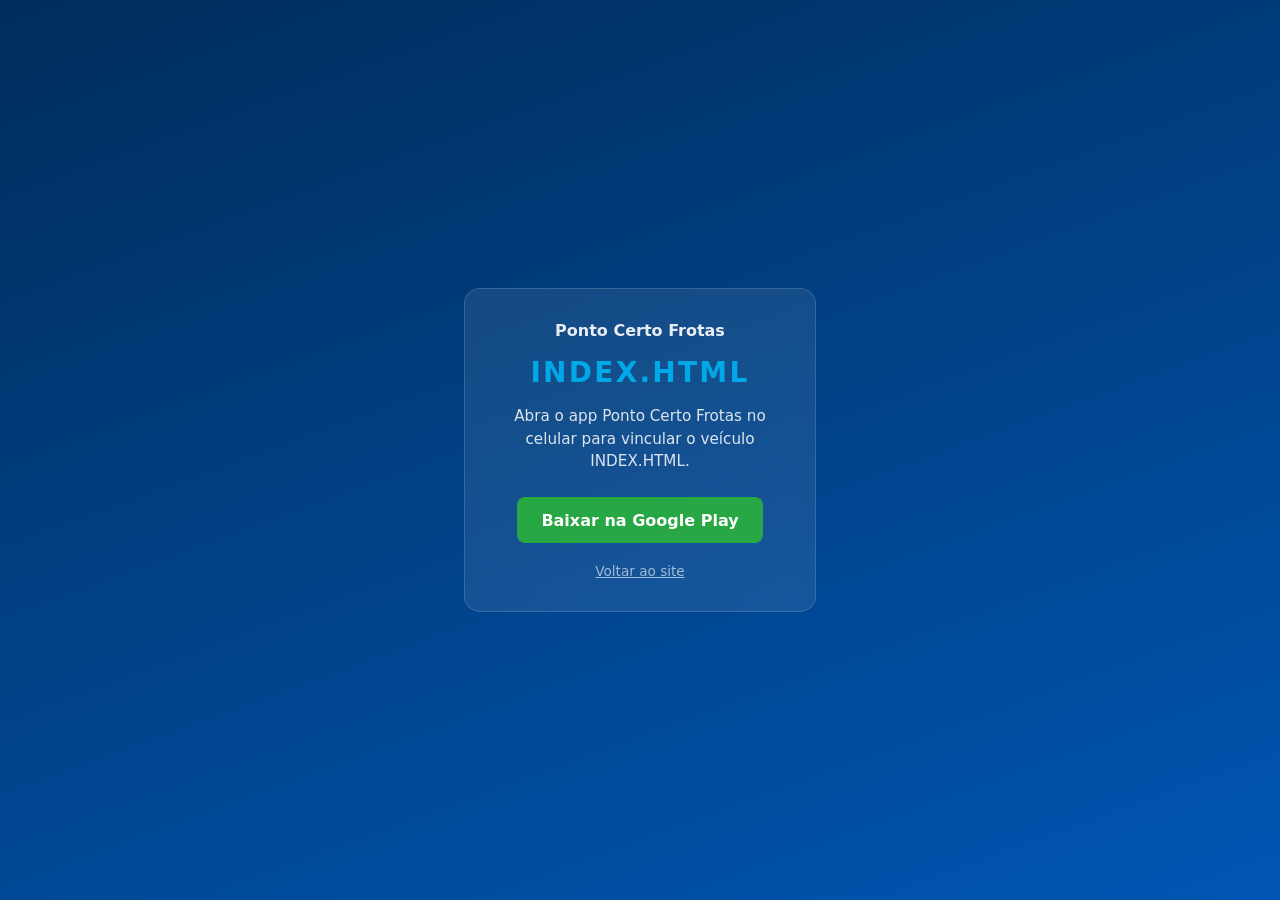
<file: app/vehicle/index.html>
<!DOCTYPE html>
<html lang="pt-BR">
<head>
  <meta charset="utf-8" />
  <meta name="viewport" content="width=device-width, initial-scale=1" />
  <title>Ponto Certo Frotas — Veículo</title>
  <link rel="icon" type="image/png" href="/favicon.png" />
  <style>
    :root {
      --blue-dark: #002d5b;
      --blue-mid: #0056b3;
      --blue-light: #00a8e8;
      --green: #28a745;
    }
    * { box-sizing: border-box; margin: 0; padding: 0; }
    body {
      font-family: system-ui, -apple-system, sans-serif;
      min-height: 100vh;
      display: flex;
      align-items: center;
      justify-content: center;
      padding: 1.5rem;
      background: linear-gradient(160deg, var(--blue-dark), var(--blue-mid));
      color: #fff;
      text-align: center;
    }
    .card {
      max-width: 22rem;
      width: 100%;
      background: rgba(255, 255, 255, 0.08);
      border: 1px solid rgba(255, 255, 255, 0.15);
      border-radius: 1rem;
      padding: 2rem 1.5rem;
      backdrop-filter: blur(8px);
    }
    .logo { font-size: 1rem; font-weight: 700; opacity: 0.9; margin-bottom: 1rem; }
    .plate {
      font-size: 1.75rem;
      font-weight: 800;
      letter-spacing: 0.08em;
      margin: 0.5rem 0 1rem;
      color: var(--blue-light);
    }
    .message { font-size: 0.95rem; line-height: 1.5; opacity: 0.85; margin-bottom: 1.5rem; }
    .button {
      display: inline-block;
      padding: 0.85rem 1.5rem;
      border-radius: 0.5rem;
      background: var(--green);
      color: #fff;
      text-decoration: none;
      font-weight: 700;
    }
    .home { display: block; margin-top: 1.25rem; font-size: 0.85rem; color: rgba(255,255,255,0.6); }
  </style>
</head>
<body>
  <div class="card">
    <div class="logo">Ponto Certo Frotas</div>
    <p class="plate" id="pc-plate">—</p>
    <p class="message" id="pc-message">Redirecionando…</p>
    <p id="pc-fallback" hidden>
      <a class="button" id="pc-store-link" href="#">Baixar o app</a>
    </p>
    <a class="home" href="/">Voltar ao site</a>
  </div>
  <script src="/app/vehicle/landing.js"></script>
  <script>
    if (!window.PcVehicleLanding.run()) {
      document.getElementById('pc-message').textContent =
        'Escaneie o QR code colado no veículo ou acesse /app/vehicle/PLACA.';
    }
  </script>
</body>
</html>
</file>
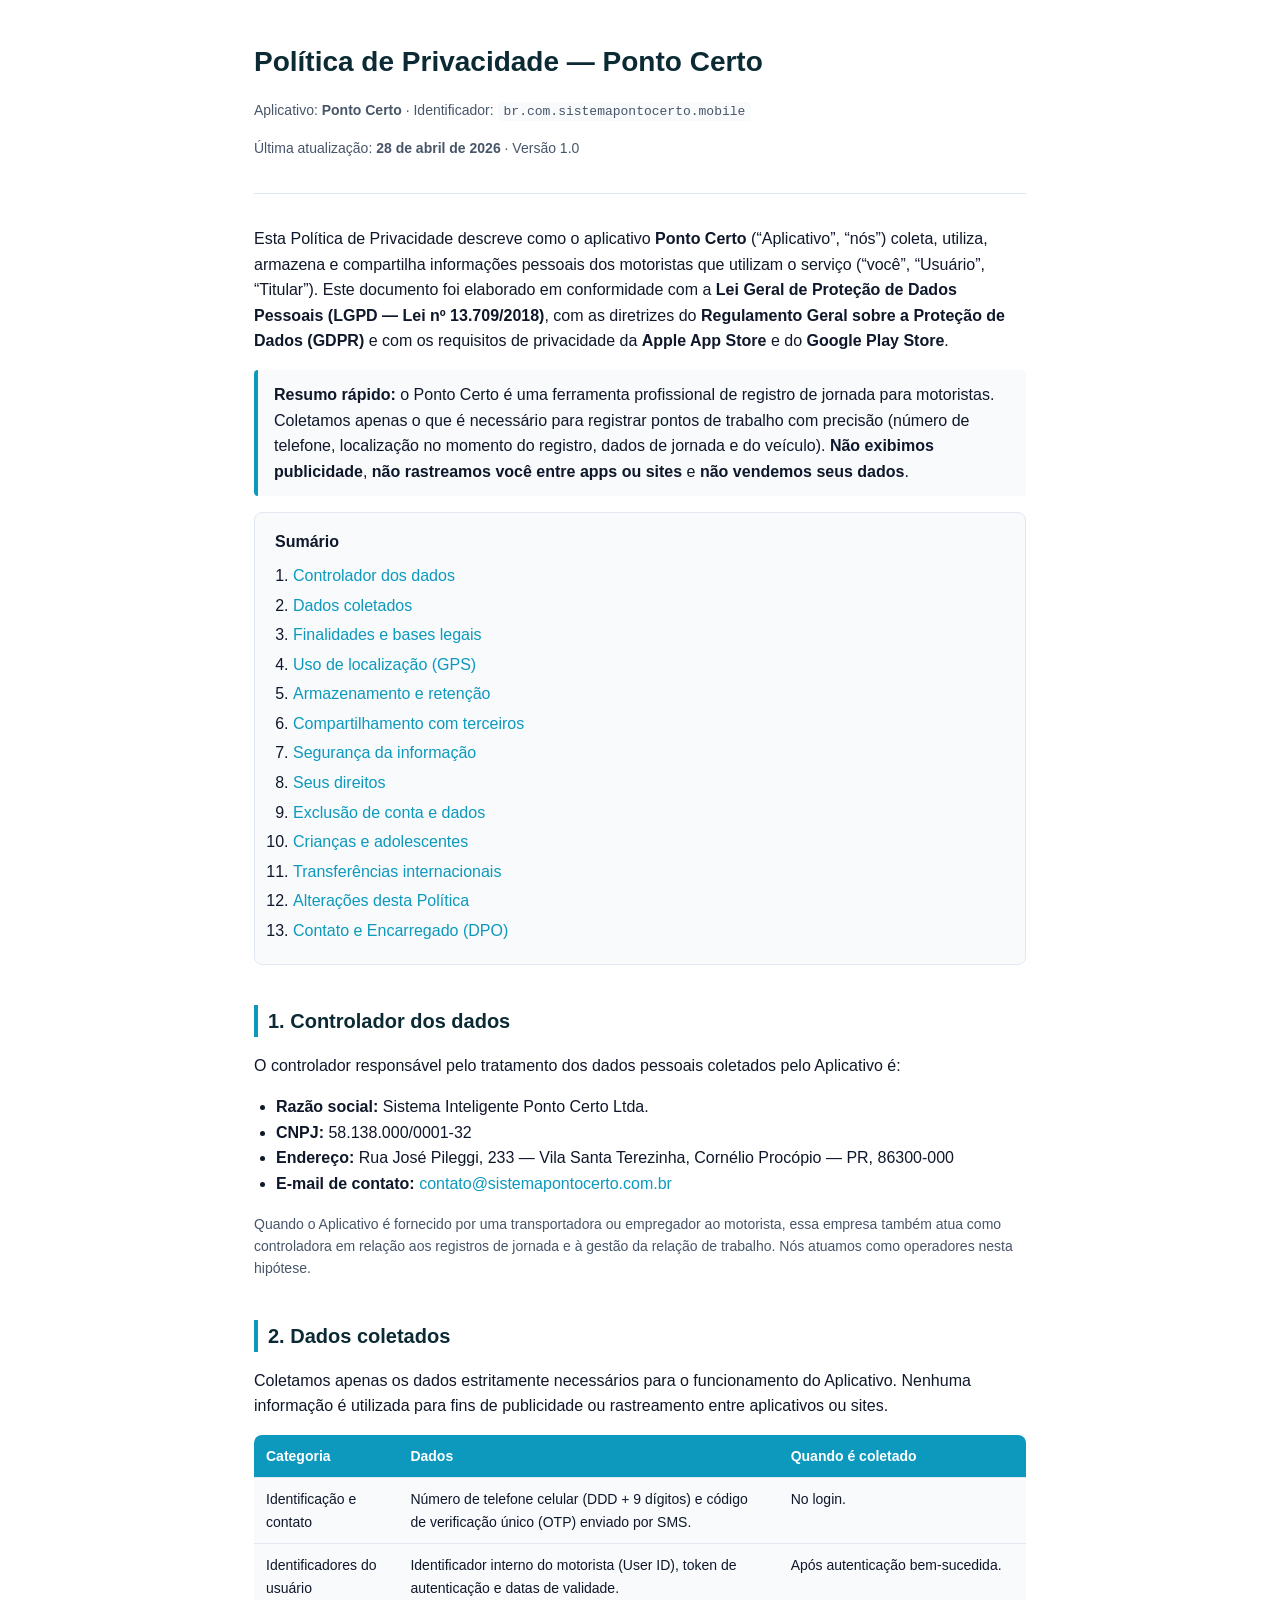
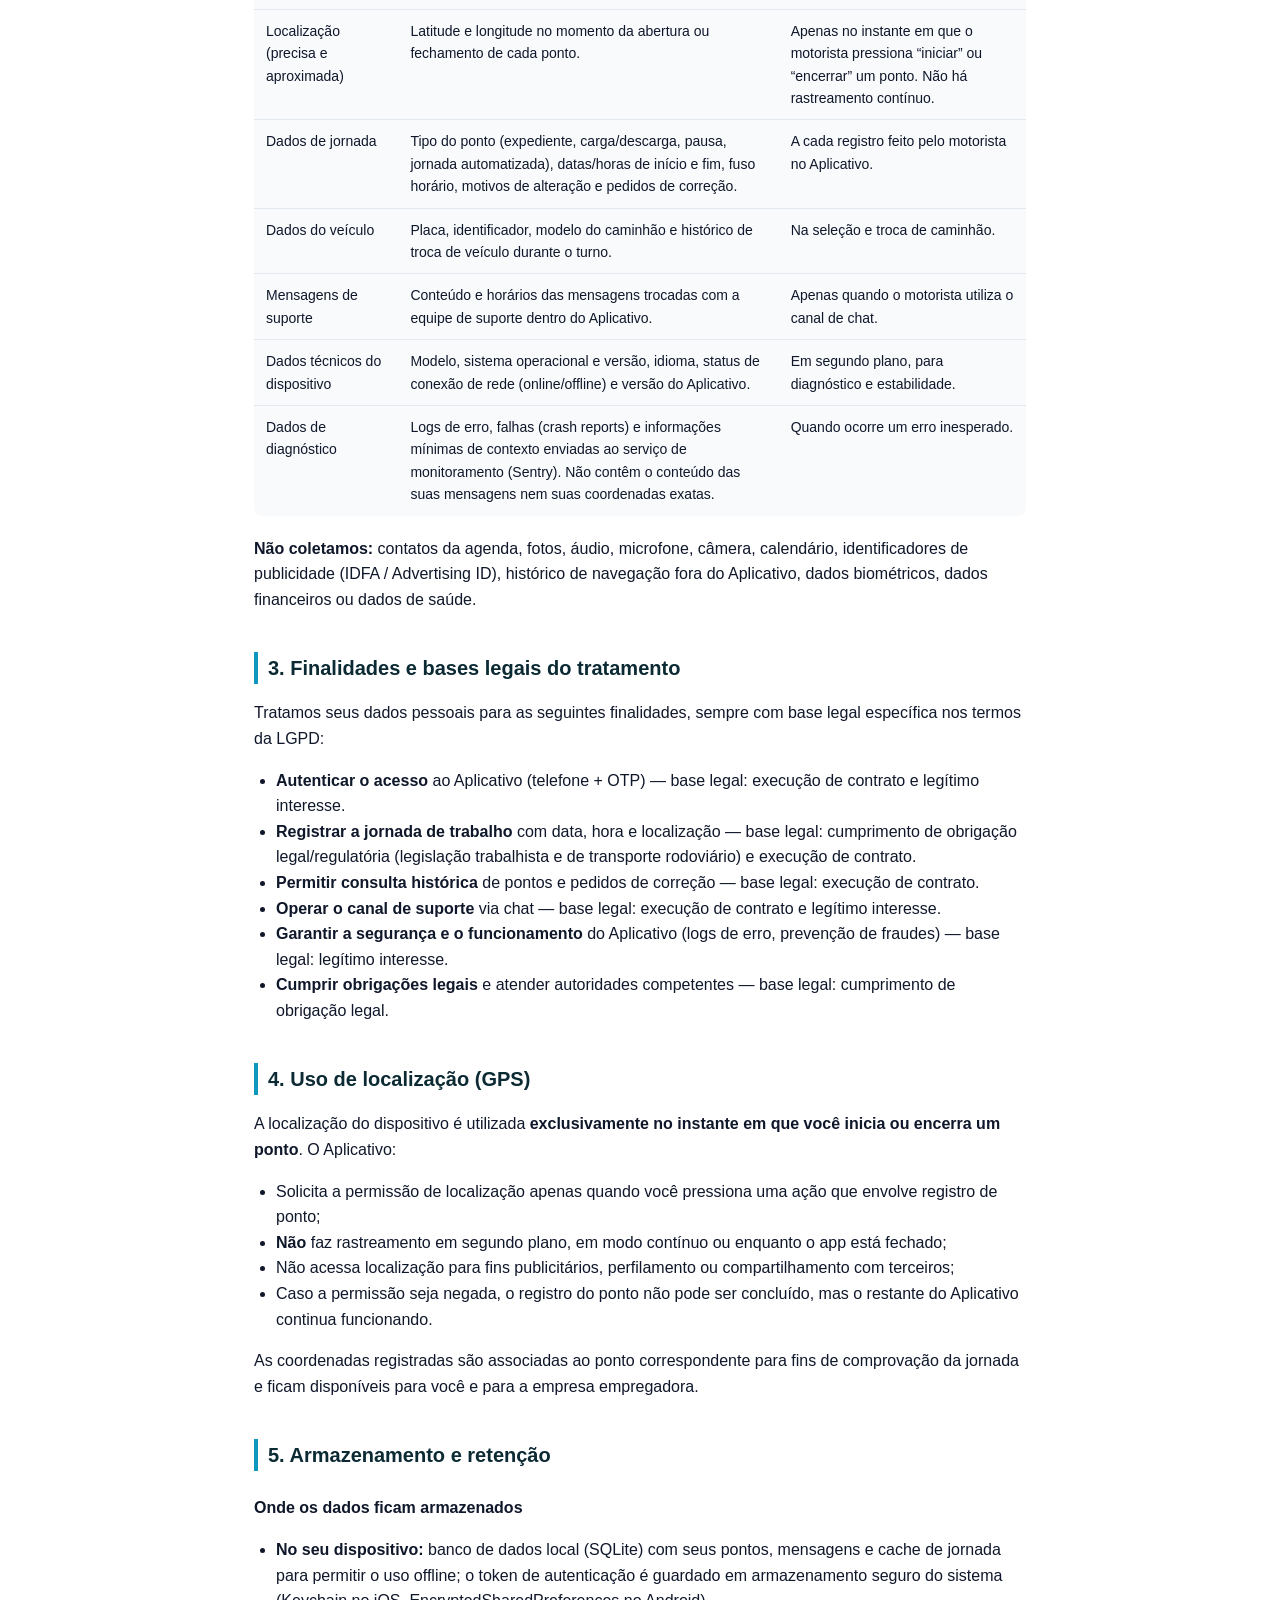
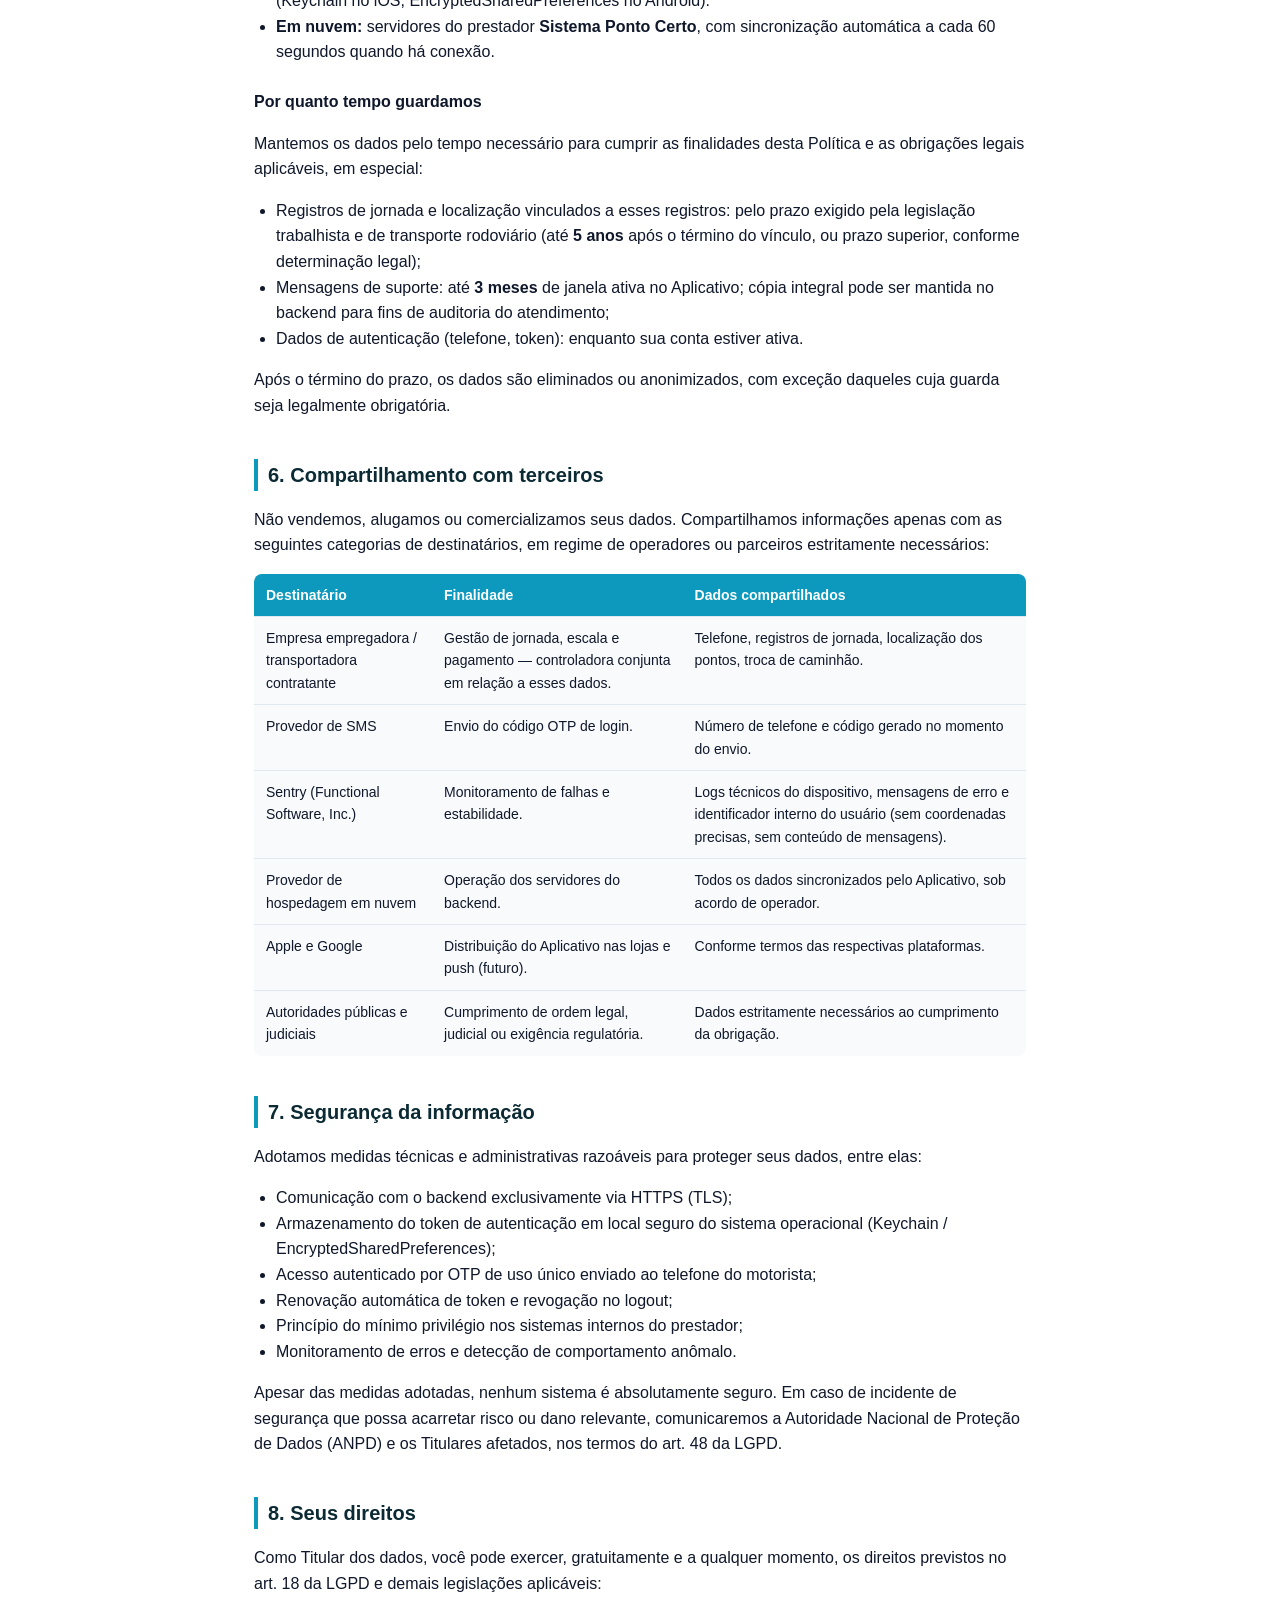
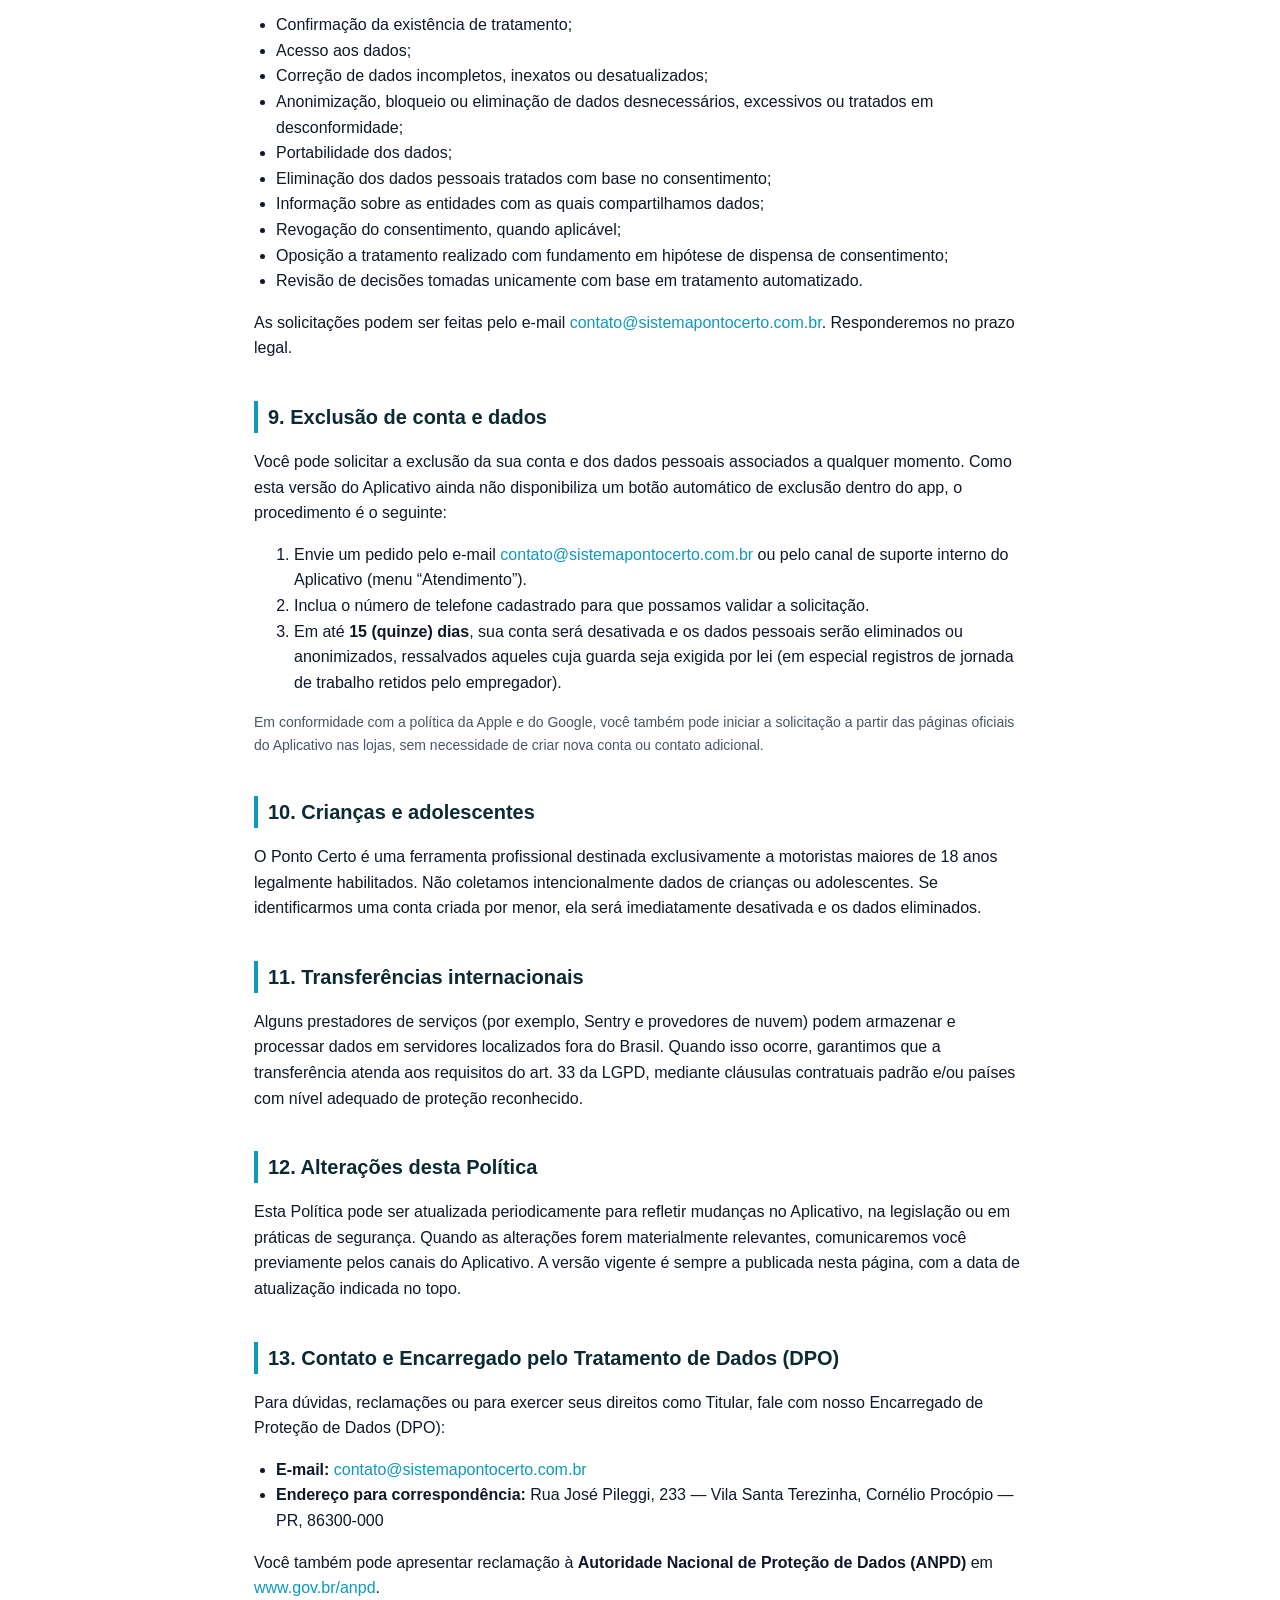
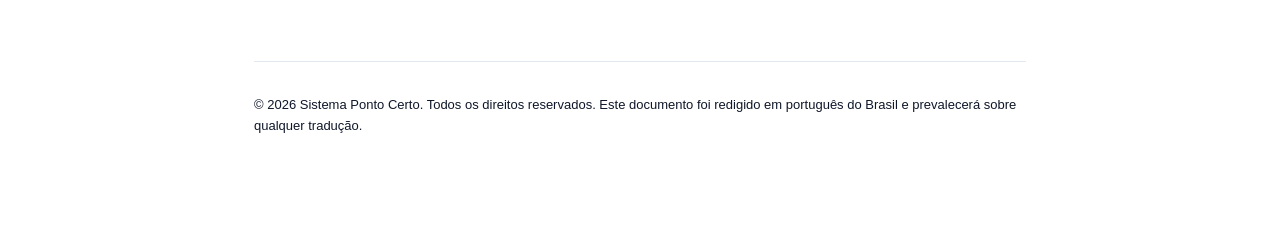
<file: privacy-policy.html>
<!doctype html>
<html lang="pt-BR">
  <head>
    <meta charset="utf-8" />
    <meta name="viewport" content="width=device-width, initial-scale=1" />
    <meta name="robots" content="index,follow" />
    <title>Política de Privacidade — Ponto Certo</title>
    <meta
      name="description"
      content="Política de Privacidade do aplicativo Ponto Certo, com informações sobre coleta, uso, armazenamento e compartilhamento de dados pessoais de motoristas."
    />
    <style>
      :root {
        --bg: #ffffff;
        --surface: #f8fafc;
        --text: #0f172a;
        --muted: #475569;
        --border: #e2e8f0;
        --primary: #0c99bd;
        --primary-dark: #0b2a33;
      }
      @media (prefers-color-scheme: dark) {
        :root {
          --bg: #0f172a;
          --surface: #1e293b;
          --text: #f1f5f9;
          --muted: #94a3b8;
          --border: #334155;
          --primary: #38bdf8;
          --primary-dark: #0ea5e9;
        }
      }
      * {
        box-sizing: border-box;
      }
      html,
      body {
        margin: 0;
        padding: 0;
      }
      body {
        background: var(--bg);
        color: var(--text);
        font-family:
          -apple-system, BlinkMacSystemFont, "Segoe UI", Roboto, Oxygen, Ubuntu,
          Cantarell, "Helvetica Neue", Arial, sans-serif;
        line-height: 1.6;
        font-size: 16px;
      }
      .container {
        max-width: 820px;
        margin: 0 auto;
        padding: 40px 24px 80px;
      }
      header {
        border-bottom: 1px solid var(--border);
        padding-bottom: 20px;
        margin-bottom: 32px;
      }
      header h1 {
        margin: 0 0 8px 0;
        font-size: 28px;
        color: var(--primary-dark);
      }
      header .meta {
        color: var(--muted);
        font-size: 14px;
      }
      h2 {
        margin-top: 40px;
        margin-bottom: 12px;
        font-size: 20px;
        color: var(--primary-dark);
        border-left: 4px solid var(--primary);
        padding-left: 10px;
      }
      h3 {
        margin-top: 24px;
        margin-bottom: 8px;
        font-size: 16px;
      }
      p,
      li {
        color: var(--text);
      }
      .muted {
        color: var(--muted);
        font-size: 14px;
      }
      a {
        color: var(--primary);
        text-decoration: none;
      }
      a:hover {
        text-decoration: underline;
      }
      table {
        width: 100%;
        border-collapse: collapse;
        margin: 12px 0 20px;
        font-size: 14px;
        background: var(--surface);
        border-radius: 8px;
        overflow: hidden;
      }
      th,
      td {
        text-align: left;
        padding: 10px 12px;
        border-bottom: 1px solid var(--border);
        vertical-align: top;
      }
      th {
        background: var(--primary);
        color: #ffffff;
        font-weight: 600;
      }
      tr:last-child td {
        border-bottom: none;
      }
      .toc {
        background: var(--surface);
        border: 1px solid var(--border);
        border-radius: 8px;
        padding: 16px 20px;
        margin-bottom: 32px;
      }
      .toc ol {
        margin: 8px 0 0 18px;
        padding: 0;
      }
      .toc li {
        margin: 4px 0;
      }
      .callout {
        background: var(--surface);
        border-left: 4px solid var(--primary);
        padding: 12px 16px;
        border-radius: 4px;
        margin: 16px 0;
      }
      footer {
        margin-top: 60px;
        padding-top: 20px;
        border-top: 1px solid var(--border);
        color: var(--muted);
        font-size: 13px;
      }
      ul {
        padding-left: 22px;
      }
      code {
        background: var(--surface);
        padding: 2px 6px;
        border-radius: 4px;
        font-size: 13px;
      }
    </style>
  </head>
  <body>
    <main class="container">
      <header>
        <h1>Política de Privacidade — Ponto Certo</h1>
        <p class="meta">
          Aplicativo: <strong>Ponto Certo</strong> ·
          Identificador:
          <code>br.com.sistemapontocerto.mobile</code>
        </p>
        <p class="meta">
          Última atualização: <strong>28 de abril de 2026</strong> · Versão 1.0
        </p>
      </header>

      <p>
        Esta Política de Privacidade descreve como o aplicativo
        <strong>Ponto Certo</strong> (“Aplicativo”, “nós”) coleta, utiliza,
        armazena e compartilha informações pessoais dos motoristas que utilizam
        o serviço (“você”, “Usuário”, “Titular”). Este documento foi elaborado
        em conformidade com a
        <strong
          >Lei Geral de Proteção de Dados Pessoais (LGPD — Lei nº
          13.709/2018)</strong
        >, com as diretrizes do
        <strong>Regulamento Geral sobre a Proteção de Dados (GDPR)</strong> e
        com os requisitos de privacidade da
        <strong>Apple App Store</strong> e do
        <strong>Google Play Store</strong>.
      </p>

      <div class="callout">
        <strong>Resumo rápido:</strong> o Ponto Certo é uma ferramenta
        profissional de registro de jornada para motoristas. Coletamos apenas o
        que é necessário para registrar pontos de trabalho com precisão (número
        de telefone, localização no momento do registro, dados de jornada e do
        veículo). <strong>Não exibimos publicidade</strong>,
        <strong>não rastreamos você entre apps ou sites</strong> e
        <strong>não vendemos seus dados</strong>.
      </div>

      <nav class="toc" aria-label="Sumário">
        <strong>Sumário</strong>
        <ol>
          <li><a href="#controlador">Controlador dos dados</a></li>
          <li><a href="#dados">Dados coletados</a></li>
          <li><a href="#finalidades">Finalidades e bases legais</a></li>
          <li><a href="#localizacao">Uso de localização (GPS)</a></li>
          <li><a href="#armazenamento">Armazenamento e retenção</a></li>
          <li>
            <a href="#compartilhamento">Compartilhamento com terceiros</a>
          </li>
          <li><a href="#seguranca">Segurança da informação</a></li>
          <li><a href="#direitos">Seus direitos</a></li>
          <li><a href="#exclusao">Exclusão de conta e dados</a></li>
          <li><a href="#criancas">Crianças e adolescentes</a></li>
          <li><a href="#transferencias">Transferências internacionais</a></li>
          <li><a href="#alteracoes">Alterações desta Política</a></li>
          <li><a href="#contato">Contato e Encarregado (DPO)</a></li>
        </ol>
      </nav>

      <section id="controlador">
        <h2>1. Controlador dos dados</h2>
        <p>
          O controlador responsável pelo tratamento dos dados pessoais coletados
          pelo Aplicativo é:
        </p>
        <ul>
          <li><strong>Razão social:</strong> Sistema Inteligente Ponto Certo Ltda.</li>
          <li><strong>CNPJ:</strong> 58.138.000/0001-32</li>
          <li><strong>Endereço:</strong> Rua José Pileggi, 233 — Vila Santa Terezinha, Cornélio Procópio — PR, 86300-000</li>
          <li>
            <strong>E-mail de contato:</strong>
            <a href="mailto:contato@sistemapontocerto.com.br"
              >contato@sistemapontocerto.com.br</a
            >
          </li>
        </ul>
        <p class="muted">
          Quando o Aplicativo é fornecido por uma transportadora ou empregador
          ao motorista, essa empresa também atua como controladora em relação
          aos registros de jornada e à gestão da relação de trabalho. Nós
          atuamos como operadores nesta hipótese.
        </p>
      </section>

      <section id="dados">
        <h2>2. Dados coletados</h2>
        <p>
          Coletamos apenas os dados estritamente necessários para o
          funcionamento do Aplicativo. Nenhuma informação é utilizada para fins
          de publicidade ou rastreamento entre aplicativos ou sites.
        </p>

        <table>
          <thead>
            <tr>
              <th>Categoria</th>
              <th>Dados</th>
              <th>Quando é coletado</th>
            </tr>
          </thead>
          <tbody>
            <tr>
              <td>Identificação e contato</td>
              <td>
                Número de telefone celular (DDD + 9 dígitos) e código de
                verificação único (OTP) enviado por SMS.
              </td>
              <td>No login.</td>
            </tr>
            <tr>
              <td>Identificadores do usuário</td>
              <td>
                Identificador interno do motorista (User ID), token de
                autenticação e datas de validade.
              </td>
              <td>Após autenticação bem-sucedida.</td>
            </tr>
            <tr>
              <td>Localização (precisa e aproximada)</td>
              <td>
                Latitude e longitude no momento da abertura ou fechamento de
                cada ponto.
              </td>
              <td>
                Apenas no instante em que o motorista pressiona “iniciar” ou
                “encerrar” um ponto. Não há rastreamento contínuo.
              </td>
            </tr>
            <tr>
              <td>Dados de jornada</td>
              <td>
                Tipo do ponto (expediente, carga/descarga, pausa, jornada
                automatizada), datas/horas de início e fim, fuso horário,
                motivos de alteração e pedidos de correção.
              </td>
              <td>
                A cada registro feito pelo motorista no Aplicativo.
              </td>
            </tr>
            <tr>
              <td>Dados do veículo</td>
              <td>
                Placa, identificador, modelo do caminhão e histórico de troca de
                veículo durante o turno.
              </td>
              <td>
                Na seleção e troca de caminhão.
              </td>
            </tr>
            <tr>
              <td>Mensagens de suporte</td>
              <td>
                Conteúdo e horários das mensagens trocadas com a equipe de
                suporte dentro do Aplicativo.
              </td>
              <td>
                Apenas quando o motorista utiliza o canal de chat.
              </td>
            </tr>
            <tr>
              <td>Dados técnicos do dispositivo</td>
              <td>
                Modelo, sistema operacional e versão, idioma, status de conexão
                de rede (online/offline) e versão do Aplicativo.
              </td>
              <td>
                Em segundo plano, para diagnóstico e estabilidade.
              </td>
            </tr>
            <tr>
              <td>Dados de diagnóstico</td>
              <td>
                Logs de erro, falhas (crash reports) e informações mínimas de
                contexto enviadas ao serviço de monitoramento (Sentry). Não
                contêm o conteúdo das suas mensagens nem suas coordenadas
                exatas.
              </td>
              <td>
                Quando ocorre um erro inesperado.
              </td>
            </tr>
          </tbody>
        </table>

        <p>
          <strong>Não coletamos:</strong> contatos da agenda, fotos, áudio,
          microfone, câmera, calendário, identificadores de publicidade (IDFA /
          Advertising ID), histórico de navegação fora do Aplicativo, dados
          biométricos, dados financeiros ou dados de saúde.
        </p>
      </section>

      <section id="finalidades">
        <h2>3. Finalidades e bases legais do tratamento</h2>
        <p>
          Tratamos seus dados pessoais para as seguintes finalidades, sempre com
          base legal específica nos termos da LGPD:
        </p>
        <ul>
          <li>
            <strong>Autenticar o acesso</strong> ao Aplicativo (telefone + OTP)
            — base legal: execução de contrato e legítimo interesse.
          </li>
          <li>
            <strong>Registrar a jornada de trabalho</strong> com data, hora e
            localização — base legal: cumprimento de obrigação legal/regulatória
            (legislação trabalhista e de transporte rodoviário) e execução de
            contrato.
          </li>
          <li>
            <strong>Permitir consulta histórica</strong> de pontos e pedidos de
            correção — base legal: execução de contrato.
          </li>
          <li>
            <strong>Operar o canal de suporte</strong> via chat — base legal:
            execução de contrato e legítimo interesse.
          </li>
          <li>
            <strong>Garantir a segurança e o funcionamento</strong> do
            Aplicativo (logs de erro, prevenção de fraudes) — base legal:
            legítimo interesse.
          </li>
          <li>
            <strong>Cumprir obrigações legais</strong> e atender autoridades
            competentes — base legal: cumprimento de obrigação legal.
          </li>
        </ul>
      </section>

      <section id="localizacao">
        <h2>4. Uso de localização (GPS)</h2>
        <p>
          A localização do dispositivo é utilizada
          <strong
            >exclusivamente no instante em que você inicia ou encerra um
            ponto</strong
          >. O Aplicativo:
        </p>
        <ul>
          <li>
            Solicita a permissão de localização apenas quando você pressiona uma
            ação que envolve registro de ponto;
          </li>
          <li>
            <strong>Não</strong> faz rastreamento em segundo plano, em modo
            contínuo ou enquanto o app está fechado;
          </li>
          <li>
            Não acessa localização para fins publicitários, perfilamento ou
            compartilhamento com terceiros;
          </li>
          <li>
            Caso a permissão seja negada, o registro do ponto não pode ser
            concluído, mas o restante do Aplicativo continua funcionando.
          </li>
        </ul>
        <p>
          As coordenadas registradas são associadas ao ponto correspondente para
          fins de comprovação da jornada e ficam disponíveis para você e para a
          empresa empregadora.
        </p>
      </section>

      <section id="armazenamento">
        <h2>5. Armazenamento e retenção</h2>
        <h3>Onde os dados ficam armazenados</h3>
        <ul>
          <li>
            <strong>No seu dispositivo:</strong> banco de dados local (SQLite)
            com seus pontos, mensagens e cache de jornada para permitir o uso
            offline; o token de autenticação é guardado em armazenamento seguro
            do sistema (Keychain no iOS, EncryptedSharedPreferences no Android).
          </li>
          <li>
            <strong>Em nuvem:</strong> servidores do prestador
            <strong>Sistema Ponto Certo</strong>, com sincronização automática a
            cada 60 segundos quando há conexão.
          </li>
        </ul>

        <h3>Por quanto tempo guardamos</h3>
        <p>
          Mantemos os dados pelo tempo necessário para cumprir as finalidades
          desta Política e as obrigações legais aplicáveis, em especial:
        </p>
        <ul>
          <li>
            Registros de jornada e localização vinculados a esses registros:
            pelo prazo exigido pela legislação trabalhista e de transporte
            rodoviário (até <strong>5 anos</strong> após o término do vínculo,
            ou prazo superior, conforme determinação legal);
          </li>
          <li>
            Mensagens de suporte: até <strong>3 meses</strong> de janela ativa
            no Aplicativo; cópia integral pode ser mantida no backend para fins
            de auditoria do atendimento;
          </li>
          <li>
            Dados de autenticação (telefone, token): enquanto sua conta estiver
            ativa.
          </li>
        </ul>
        <p>
          Após o término do prazo, os dados são eliminados ou anonimizados, com
          exceção daqueles cuja guarda seja legalmente obrigatória.
        </p>
      </section>

      <section id="compartilhamento">
        <h2>6. Compartilhamento com terceiros</h2>
        <p>
          Não vendemos, alugamos ou comercializamos seus dados. Compartilhamos
          informações apenas com as seguintes categorias de destinatários, em
          regime de operadores ou parceiros estritamente necessários:
        </p>
        <table>
          <thead>
            <tr>
              <th>Destinatário</th>
              <th>Finalidade</th>
              <th>Dados compartilhados</th>
            </tr>
          </thead>
          <tbody>
            <tr>
              <td>Empresa empregadora / transportadora contratante</td>
              <td>
                Gestão de jornada, escala e pagamento — controladora conjunta em
                relação a esses dados.
              </td>
              <td>Telefone, registros de jornada, localização dos pontos, troca de caminhão.</td>
            </tr>
            <tr>
              <td>Provedor de SMS</td>
              <td>Envio do código OTP de login.</td>
              <td>Número de telefone e código gerado no momento do envio.</td>
            </tr>
            <tr>
              <td>Sentry (Functional Software, Inc.)</td>
              <td>Monitoramento de falhas e estabilidade.</td>
              <td>
                Logs técnicos do dispositivo, mensagens de erro e identificador
                interno do usuário (sem coordenadas precisas, sem conteúdo de
                mensagens).
              </td>
            </tr>
            <tr>
              <td>Provedor de hospedagem em nuvem</td>
              <td>Operação dos servidores do backend.</td>
              <td>Todos os dados sincronizados pelo Aplicativo, sob acordo de operador.</td>
            </tr>
            <tr>
              <td>Apple e Google</td>
              <td>Distribuição do Aplicativo nas lojas e push (futuro).</td>
              <td>Conforme termos das respectivas plataformas.</td>
            </tr>
            <tr>
              <td>Autoridades públicas e judiciais</td>
              <td>
                Cumprimento de ordem legal, judicial ou exigência regulatória.
              </td>
              <td>Dados estritamente necessários ao cumprimento da obrigação.</td>
            </tr>
          </tbody>
        </table>
      </section>

      <section id="seguranca">
        <h2>7. Segurança da informação</h2>
        <p>
          Adotamos medidas técnicas e administrativas razoáveis para proteger
          seus dados, entre elas:
        </p>
        <ul>
          <li>Comunicação com o backend exclusivamente via HTTPS (TLS);</li>
          <li>
            Armazenamento do token de autenticação em local seguro do sistema
            operacional (Keychain / EncryptedSharedPreferences);
          </li>
          <li>
            Acesso autenticado por OTP de uso único enviado ao telefone do
            motorista;
          </li>
          <li>
            Renovação automática de token e revogação no logout;
          </li>
          <li>
            Princípio do mínimo privilégio nos sistemas internos do prestador;
          </li>
          <li>
            Monitoramento de erros e detecção de comportamento anômalo.
          </li>
        </ul>
        <p>
          Apesar das medidas adotadas, nenhum sistema é absolutamente seguro.
          Em caso de incidente de segurança que possa acarretar risco ou dano
          relevante, comunicaremos a Autoridade Nacional de Proteção de Dados
          (ANPD) e os Titulares afetados, nos termos do art. 48 da LGPD.
        </p>
      </section>

      <section id="direitos">
        <h2>8. Seus direitos</h2>
        <p>
          Como Titular dos dados, você pode exercer, gratuitamente e a qualquer
          momento, os direitos previstos no art. 18 da LGPD e demais
          legislações aplicáveis:
        </p>
        <ul>
          <li>Confirmação da existência de tratamento;</li>
          <li>Acesso aos dados;</li>
          <li>Correção de dados incompletos, inexatos ou desatualizados;</li>
          <li>
            Anonimização, bloqueio ou eliminação de dados desnecessários,
            excessivos ou tratados em desconformidade;
          </li>
          <li>Portabilidade dos dados;</li>
          <li>
            Eliminação dos dados pessoais tratados com base no consentimento;
          </li>
          <li>Informação sobre as entidades com as quais compartilhamos dados;</li>
          <li>
            Revogação do consentimento, quando aplicável;
          </li>
          <li>
            Oposição a tratamento realizado com fundamento em hipótese de
            dispensa de consentimento;
          </li>
          <li>
            Revisão de decisões tomadas unicamente com base em tratamento
            automatizado.
          </li>
        </ul>
        <p>
          As solicitações podem ser feitas pelo e-mail
          <a href="mailto:contato@sistemapontocerto.com.br"
            >contato@sistemapontocerto.com.br</a
          >. Responderemos no prazo legal.
        </p>
      </section>

      <section id="exclusao">
        <h2>9. Exclusão de conta e dados</h2>
        <p>
          Você pode solicitar a exclusão da sua conta e dos dados pessoais
          associados a qualquer momento. Como esta versão do Aplicativo ainda
          não disponibiliza um botão automático de exclusão dentro do app, o
          procedimento é o seguinte:
        </p>
        <ol>
          <li>
            Envie um pedido pelo e-mail
            <a href="mailto:contato@sistemapontocerto.com.br"
              >contato@sistemapontocerto.com.br</a
            >
            ou pelo canal de suporte interno do Aplicativo (menu “Atendimento”).
          </li>
          <li>
            Inclua o número de telefone cadastrado para que possamos validar a
            solicitação.
          </li>
          <li>
            Em até <strong>15 (quinze) dias</strong>, sua conta será desativada
            e os dados pessoais serão eliminados ou anonimizados, ressalvados
            aqueles cuja guarda seja exigida por lei (em especial registros de
            jornada de trabalho retidos pelo empregador).
          </li>
        </ol>
        <p class="muted">
          Em conformidade com a política da Apple e do Google, você também pode
          iniciar a solicitação a partir das páginas oficiais do Aplicativo nas
          lojas, sem necessidade de criar nova conta ou contato adicional.
        </p>
      </section>

      <section id="criancas">
        <h2>10. Crianças e adolescentes</h2>
        <p>
          O Ponto Certo é uma ferramenta profissional destinada exclusivamente a
          motoristas maiores de 18 anos legalmente habilitados. Não coletamos
          intencionalmente dados de crianças ou adolescentes. Se identificarmos
          uma conta criada por menor, ela será imediatamente desativada e os
          dados eliminados.
        </p>
      </section>

      <section id="transferencias">
        <h2>11. Transferências internacionais</h2>
        <p>
          Alguns prestadores de serviços (por exemplo, Sentry e provedores de
          nuvem) podem armazenar e processar dados em servidores localizados
          fora do Brasil. Quando isso ocorre, garantimos que a transferência
          atenda aos requisitos do art. 33 da LGPD, mediante cláusulas
          contratuais padrão e/ou países com nível adequado de proteção
          reconhecido.
        </p>
      </section>

      <section id="alteracoes">
        <h2>12. Alterações desta Política</h2>
        <p>
          Esta Política pode ser atualizada periodicamente para refletir
          mudanças no Aplicativo, na legislação ou em práticas de segurança.
          Quando as alterações forem materialmente relevantes, comunicaremos
          você previamente pelos canais do Aplicativo. A versão vigente é
          sempre a publicada nesta página, com a data de atualização indicada
          no topo.
        </p>
      </section>

      <section id="contato">
        <h2>13. Contato e Encarregado pelo Tratamento de Dados (DPO)</h2>
        <p>
          Para dúvidas, reclamações ou para exercer seus direitos como Titular,
          fale com nosso Encarregado de Proteção de Dados (DPO):
        </p>
        <ul>
          <li>
            <strong>E-mail:</strong>
            <a href="mailto:contato@sistemapontocerto.com.br"
              >contato@sistemapontocerto.com.br</a
            >
          </li>
          <li>
            <strong>Endereço para correspondência:</strong> Rua José Pileggi, 233 — Vila Santa Terezinha, Cornélio Procópio — PR, 86300-000
          </li>
        </ul>
        <p>
          Você também pode apresentar reclamação à
          <strong
            >Autoridade Nacional de Proteção de Dados (ANPD)</strong
          >
          em
          <a
            href="https://www.gov.br/anpd/pt-br"
            target="_blank"
            rel="noopener noreferrer"
            >www.gov.br/anpd</a
          >.
        </p>
      </section>

      <footer>
        <p>
          © 2026 Sistema Ponto Certo. Todos os direitos reservados. Este
          documento foi redigido em português do Brasil e prevalecerá sobre
          qualquer tradução.
        </p>
      </footer>
    </main>
  </body>
</html>
</file>
